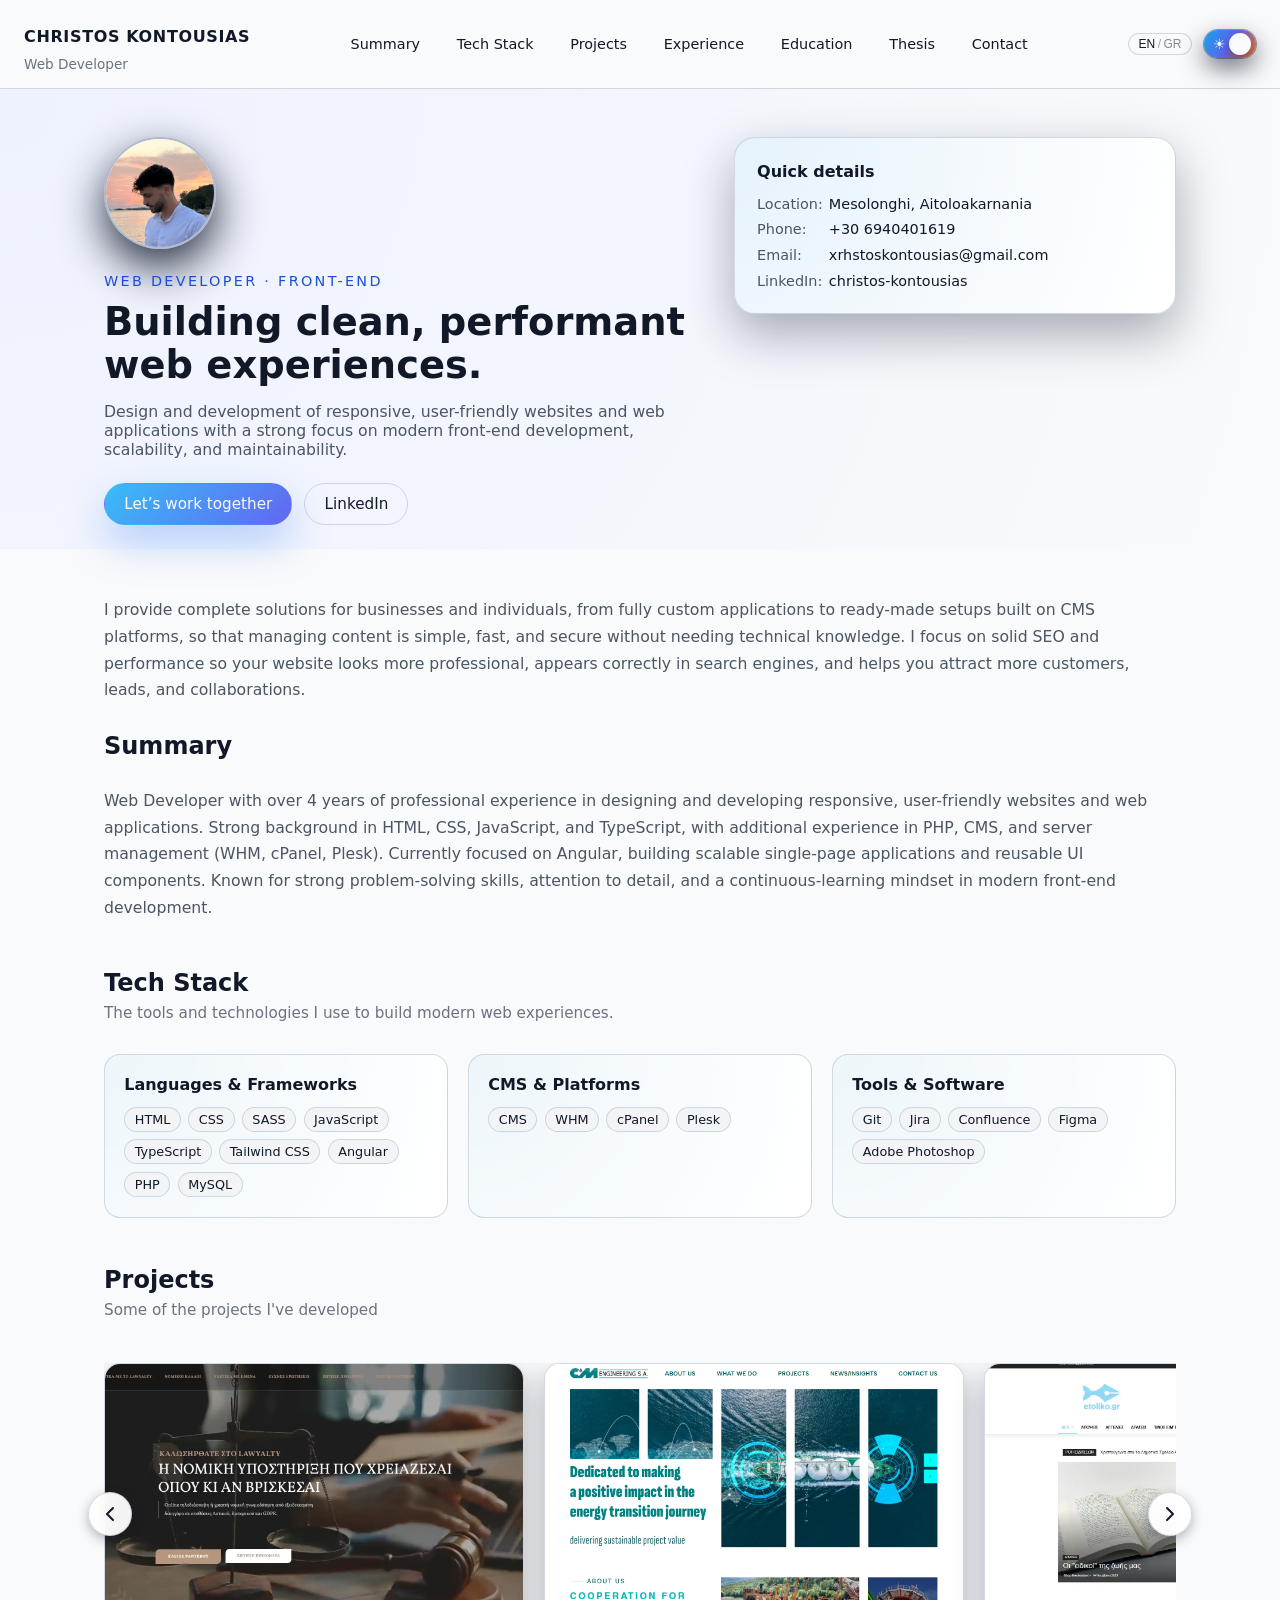
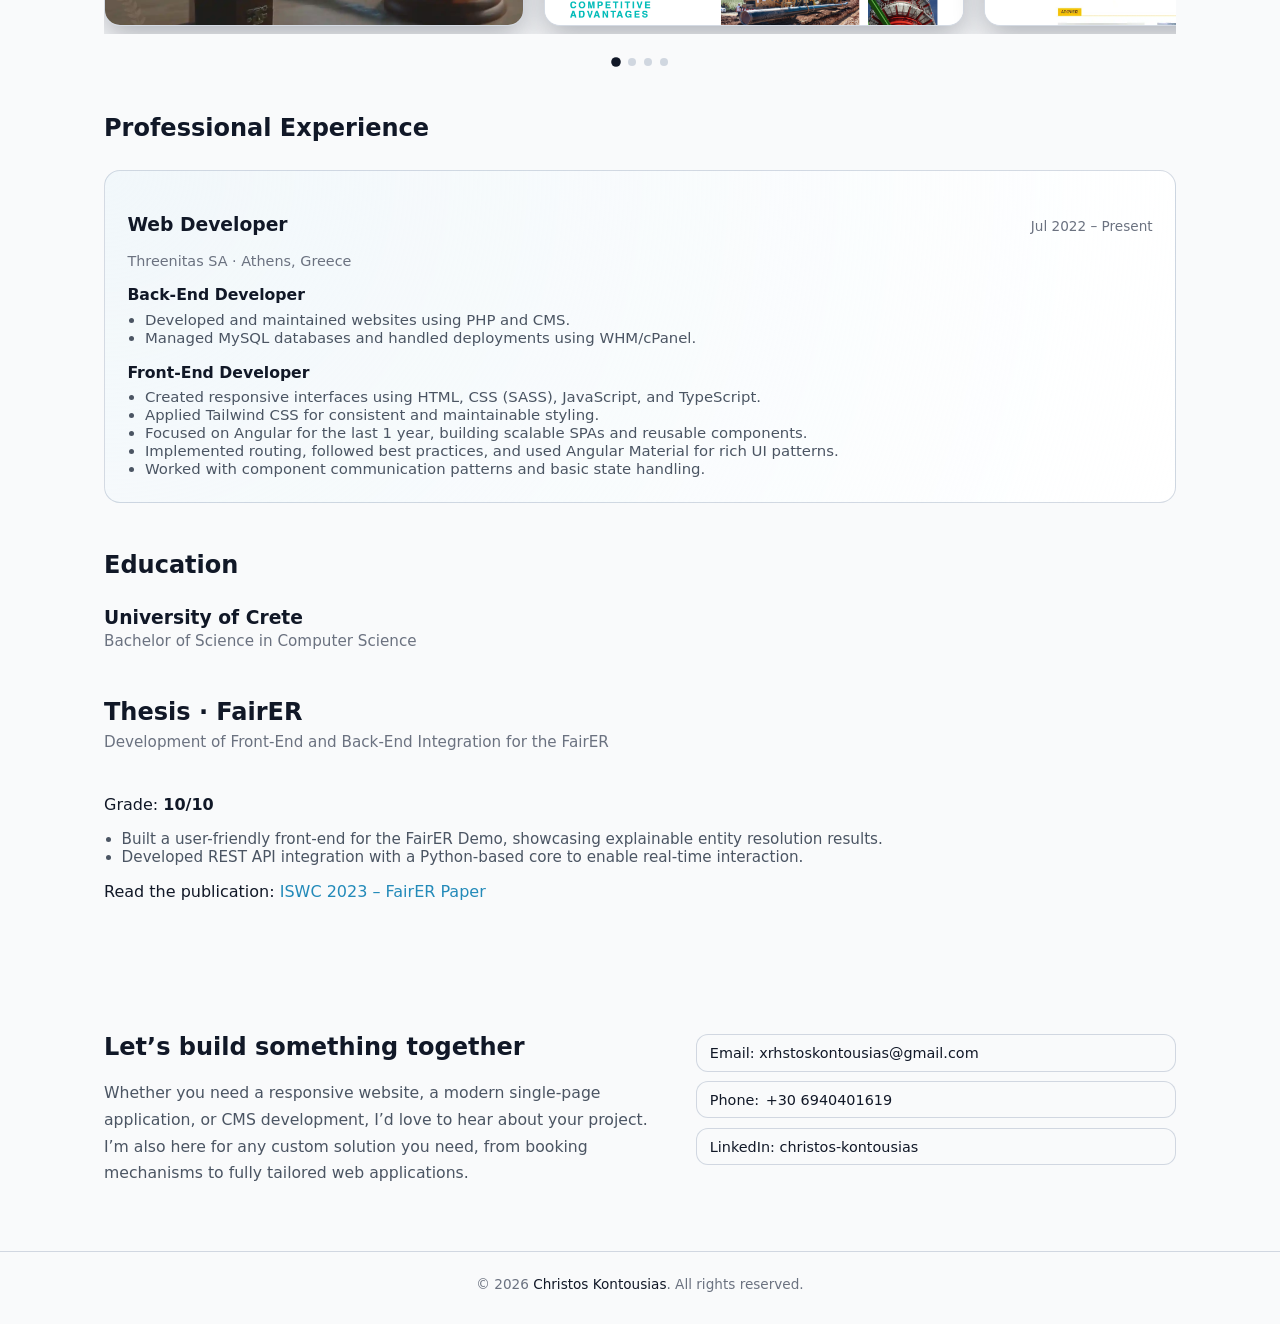
<file: index.html>
<!DOCTYPE html>
<html lang="en">
<head>
    <meta charset="utf-8">
    <meta http-equiv="X-UA-Compatible" content="IE=edge">
    <meta name="viewport" content="width=device-width, initial-scale=1.0">
    <title>Redirecting...</title>
    <script>
        (function() {
            const savedLang = localStorage.getItem('ck-lang');
            if (savedLang === 'el') {
                window.location.href = 'https://ckont.github.io/Chrsitos-Kontousias/el/';
                return;
            }
            
            const browserLang = navigator.language || navigator.userLanguage;
            const isGreek = browserLang.startsWith('el') || browserLang.startsWith('gr');
            
            const urlParams = new URLSearchParams(window.location.search);
            const langParam = urlParams.get('lang');
            
            if (langParam === 'el' || (langParam !== 'en' && isGreek)) {
                window.location.href = 'https://ckont.github.io/Chrsitos-Kontousias/el/';
            } else {
                window.location.href = 'https://ckont.github.io/Chrsitos-Kontousias/en/';
            }
        })();
    </script>
</head>
<body>
    <p>Redirecting to your preferred language...</p>
    <p>If you are not redirected, please <a href="https://ckont.github.io/Chrsitos-Kontousias/en/">click here</a>.</p>
</body>
</html>
</file>
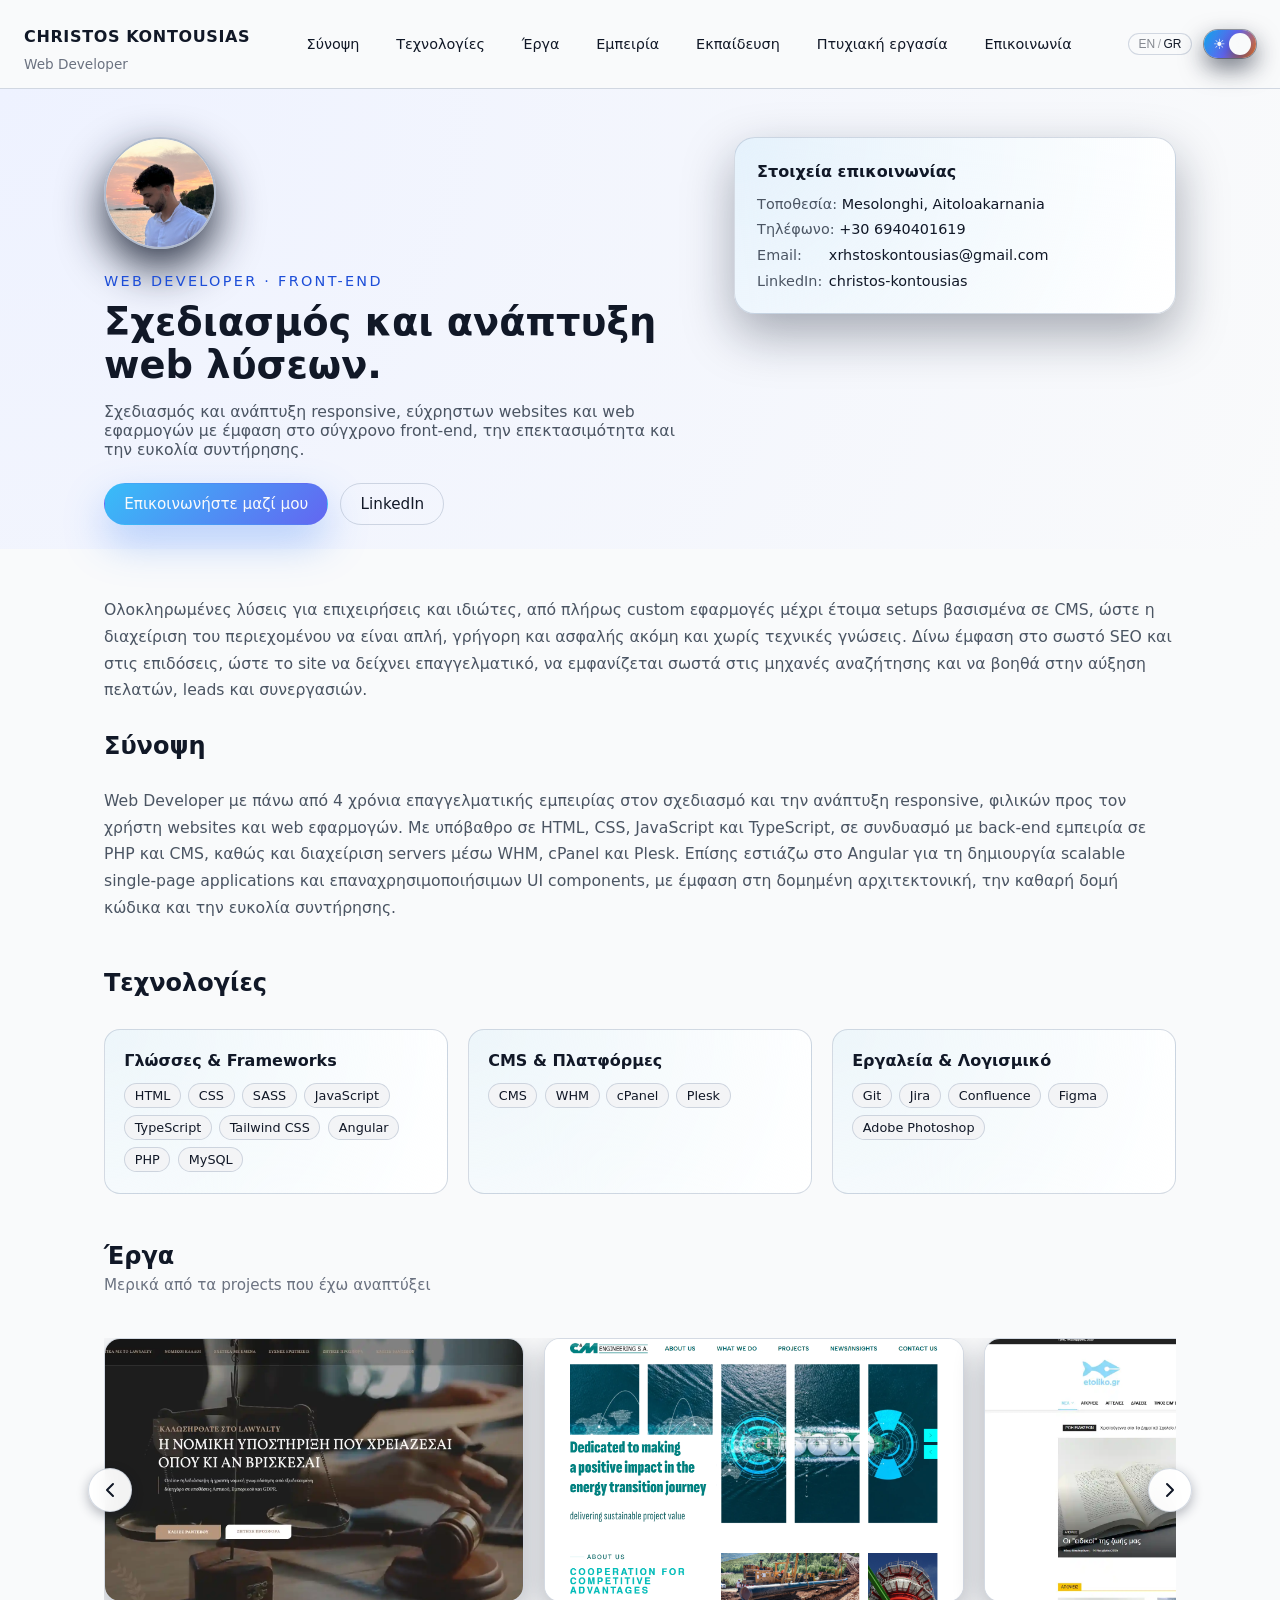
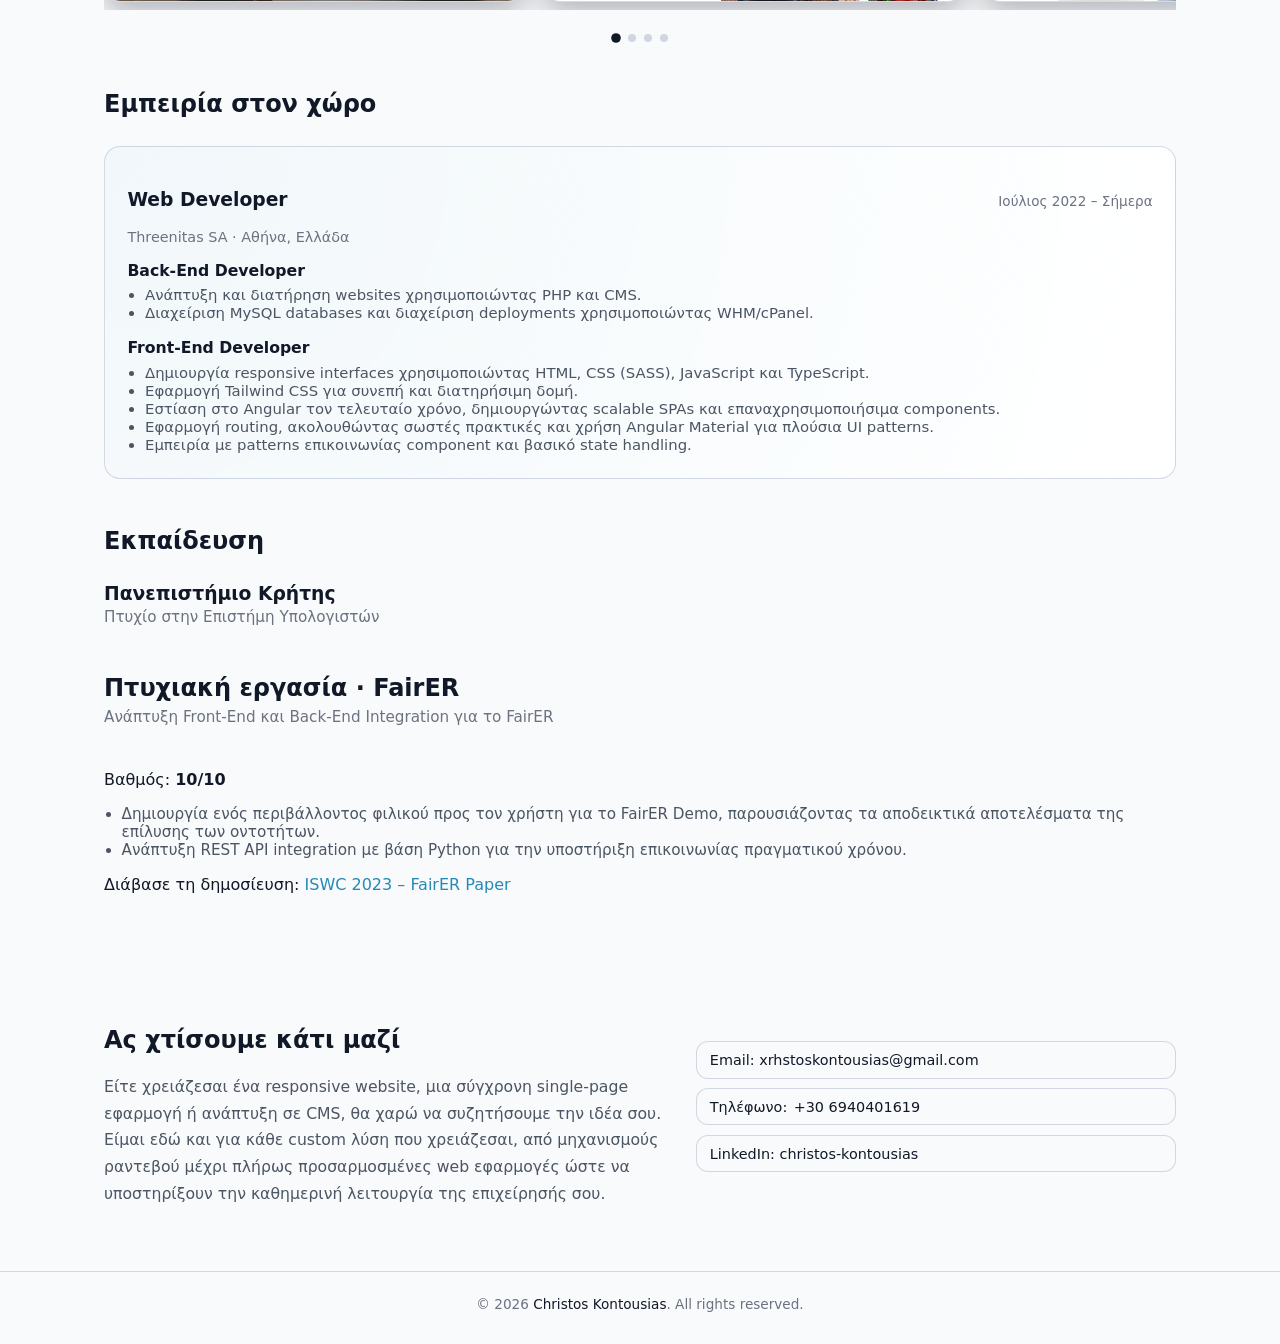
<file: el/index.html>
<!DOCTYPE html>
<html lang="el">
<head>
    <meta charset="utf-8">
    <meta http-equiv="X-UA-Compatible" content="IE=edge">
    <meta name="viewport" content="width=device-width, initial-scale=1.0">
    <link rel="icon" href="../favicon.ico">
    <title>Christos Kontousias | Web Developer</title>
    <link rel="stylesheet" href="../css/index.css">
    <link rel="alternate" hreflang="en" href="https://ckont.github.io/Chrsitos-Kontousias/en" />
    <link rel="alternate" hreflang="el" href="https://ckont.github.io/Chrsitos-Kontousias/el" />
    <link rel="alternate" hreflang="x-default" href="https://ckont.github.io/Chrsitos-Kontousias/en" />
</head>
<body class="theme-dark">
    <header class="site-header">
        <div class="container site-header__inner">
            <div class="site-header__branding">
                <div>
                    <h1 class="site-header__name">Christos Kontousias</h1>
                    <p class="site-header__role">Web Developer</p>
                </div>
            </div>
            <nav class="site-header__nav" id="primary-nav">
                <a href="#about">
<span>Σύνοψη</span>
                </a>
                <a href="#skills">
<span>Τεχνολογίες</span>
                </a>
                <a href="#projects">
<span>Έργα</span>
                </a>
                <a href="#experience">
<span>Εμπειρία</span>
                </a>
                <a href="#education">
<span>Εκπαίδευση</span>
                </a>
                <a href="#thesis">
<span>Πτυχιακή εργασία</span>
                </a>
                <a href="#contact">
<span>Eπικοινωνία</span>
                </a>
            </nav>
<div class="header-controls">
                <button class="lang-toggle" type="button" aria-label="Switch language between English and Greek">
                    <span class="lang-toggle__option lang-toggle__option--en">EN</span>
                    <span class="lang-toggle__separator">/</span>
                    <span class="lang-toggle__option lang-toggle__option--el">GR</span>
                </button>
<button class="theme-toggle" type="button" aria-label="Toggle light and dark mode">
                    <span class="theme-toggle__track">
                        <span class="theme-toggle__thumb"></span>
                        <span class="theme-toggle__icon theme-toggle__icon--sun">☀</span>
                        <span class="theme-toggle__icon theme-toggle__icon--moon">☾</span></span>
                </button>
                <button class="nav-toggle" type="button" aria-label="Toggle navigation" aria-expanded="false" aria-controls="primary-nav">
                    <span class="nav-toggle__line"></span>
                    <span class="nav-toggle__line"></span>
                </button>
            </div>
        </div>
    </header>
<main>
        <section class="hero" aria-labelledby="hero-title">
            <div class="container hero__inner">
                <div class="hero__content">
                    <div class="hero__avatar-wrapper">
                        <img src="../img/IMG_4726.jpg" alt="Portrait of Christos Kontousias" class="hero__avatar">
                    </div>
<p class="hero__eyebrow">Web Developer · Front-End </p>
<h2 class="hero__title">
                        Σχεδιασμός και ανάπτυξη web λύσεων.</h2>
<p class="hero__subtitle">
                        Σχεδιασμός και ανάπτυξη responsive, εύχρηστων websites και web εφαρμογών με έμφαση στο
                        σύγχρονο front‑end, την επεκτασιμότητα και την ευκολία συντήρησης.</p>
                    <div class="hero__actions">
                        <a class="btn btn--primary" href="#contact">
<span>Επικοινωνήστε μαζί μου</span>
                        </a>
                        <a class="btn btn--ghost" href="https://www.linkedin.com/in/christos-kontousias-50384416b" target="_blank" rel="noopener noreferrer">
<span>LinkedIn</span>
                        </a>
                    </div>
                </div>
                <aside class="hero__card interactive-spotlight" aria-label="Contact information">
                    <h3 class="hero__card-title">
<span>Στοιχεία επικοινωνίας</span>
                    </h3>
                    <ul class="hero__list">
                        <li>
                            <span class="label">
<span>Τοποθεσία:</span></span>
                            Mesolonghi, Aitoloakarnania
                        </li>
                        <li>
                            <span class="label">
<span>Τηλέφωνο:</span></span>
                            <a href="tel:+306940401619">+30 6940401619</a>
                        </li>
                        <li><span class="label">Email:</span> <a href="mailto:xrhstoskontousias@gmail.com">xrhstoskontousias@gmail.com</a></li>
                        <li><span class="label">LinkedIn:</span> <a href="https://www.linkedin.com/in/christos-kontousias-50384416b" target="_blank" rel="noopener noreferrer">christos-kontousias</a></li>
                    </ul>
                </aside>
            </div>
        </section>
<section id="about" class="section section--alt">
            <div class="container section__inner">
<p class="section__text">
                    Ολοκληρωμένες λύσεις για επιχειρήσεις και ιδιώτες, από πλήρως custom εφαρμογές μέχρι έτοιμα setups
                    βασισμένα σε CMS, ώστε η διαχείριση του περιεχομένου να είναι απλή, γρήγορη και ασφαλής ακόμη και χωρίς τεχνικές γνώσεις.
                    Δίνω έμφαση στο σωστό SEO και στις επιδόσεις, ώστε το site να δείχνει επαγγελματικό, να εμφανίζεται σωστά στις μηχανές
                    αναζήτησης και να βοηθά στην αύξηση πελατών, leads και συνεργασιών.</p>
                <header class="section__header">
<h2>Σύνοψη</h2>
                </header>
<p class="section__text">
                    Web Developer με πάνω από 4 χρόνια επαγγελματικής εμπειρίας στον σχεδιασμό και την ανάπτυξη responsive,
                    φιλικών προς τον χρήστη websites και web εφαρμογών. Με υπόβαθρο σε HTML, CSS, JavaScript και TypeScript,
                    σε συνδυασμό με back‑end εμπειρία σε PHP και CMS, καθώς και διαχείριση servers μέσω WHM, cPanel και Plesk.
                    Επίσης εστιάζω στο Angular για τη δημιουργία scalable single‑page applications και επαναχρησιμοποιήσιμων UI components,
                    με έμφαση στη δομημένη αρχιτεκτονική, την καθαρή δομή κώδικα και την ευκολία συντήρησης.</p>
            </div>
        </section>
<section id="skills" class="section">
            <div class="container section__inner section__inner--grid">
                <header class="section__header">
                    <h2>
<span>Τεχνολογίες</span></h2>
<p class="section__subtitle" style="display: none;"></p>
                </header>
<div class="cards-grid">
                    <article class="card interactive-spotlight">
<h3>Γλώσσες & Frameworks</h3>
                        <ul class="tags">
                            <li>HTML</li>
                            <li>CSS</li>
                            <li>SASS</li>
                            <li>JavaScript</li>
                            <li>TypeScript</li>
                            <li>Tailwind CSS</li>
                            <li>Angular</li>
                            <li>PHP</li>
                            <li>MySQL</li>
                        </ul>
                    </article>
<article class="card interactive-spotlight">
<h3>CMS & Πλατφόρμες</h3>
                        <ul class="tags">
                            <li>CMS</li>
                            <li>WHM</li>
                            <li>cPanel</li>
                            <li>Plesk</li>
                        </ul>
                    </article>
<article class="card interactive-spotlight">
<h3>Εργαλεία & Λογισμικό</h3>
                        <ul class="tags">
                            <li>Git</li>
                            <li>Jira</li>
                            <li>Confluence</li>
                            <li>Figma</li>
                            <li>Adobe Photoshop</li>
                        </ul>
                    </article>
                </div>
            </div>
        </section>
<section id="projects" class="section section--alt">
            <div class="container section__inner">
                <header class="section__header">
                    <h2>
<span>Έργα</span></h2>
                    <p class="section__subtitle">
<span>Μερικά από τα projects που έχω αναπτύξει</span></p>
                </header>
                <div class="projects-slider">
                    <div class="projects-slider__track" id="projects-track">
                        <div class="projects-slider__slide">
                            <a href="https://lawyalty.gr/" target="_blank" rel="noopener noreferrer" class="project-card interactive-spotlight">
                                <img src="../img/projects/lawyalty.gr.webp" alt="Lawyalty.gr" class="project-card__image">
                                <div class="project-card__overlay">
                                    <span class="project-card__title">lawyalty.gr</span>
                                </div>
                            </a>
                        </div>
                        <div class="projects-slider__slide">
                            <a href="https://cmengineering.gr/" target="_blank" rel="noopener noreferrer" class="project-card interactive-spotlight">
                                <img src="../img/projects/cm.png" alt="C&M Engineering" class="project-card__image">
                                <div class="project-card__overlay">
                                    <span class="project-card__title">cmengineering.gr</span>
                                </div>
                            </a>
                        </div>
                        <div class="projects-slider__slide">
                            <a href="https://etoliko.gr/" target="_blank" rel="noopener noreferrer" class="project-card interactive-spotlight">
                                <img src="../img/projects/etoliko.gr.webp" alt="Etoliko.gr" class="project-card__image">
                                <div class="project-card__overlay">
                                    <span class="project-card__title">etoliko.gr</span>
                                </div>
                            </a>
                        </div>
                        <div class="projects-slider__slide">
                            <a href="https://diapsychis.gr/" target="_blank" rel="noopener noreferrer" class="project-card interactive-spotlight">
                                <img src="../img/projects/diapsychis.gr.webp" alt="Diapsychis.gr" class="project-card__image">
                                <div class="project-card__overlay">
                                    <span class="project-card__title">diapsychis.gr</span>
                                </div>
                            </a>
                        </div>
                        <div class="projects-slider__slide">
                            <a href="https://jmyachtcharter.com/" target="_blank" rel="noopener noreferrer" class="project-card interactive-spotlight">
                                <img src="../img/projects/jmyachtcharter.com.webp" alt="JM Yacht Charter" class="project-card__image">
                                <div class="project-card__overlay">
                                    <span class="project-card__title">jmyachtcharter.com</span>
                                </div>
                            </a>
                        </div>
                        <div class="projects-slider__slide">
                            <a href="https://everyday.gr/" target="_blank" rel="noopener noreferrer" class="project-card interactive-spotlight">
                                <img src="../img/projects/everyday.gr.webp" alt="Everyday.gr" class="project-card__image">
                                <div class="project-card__overlay">
                                    <span class="project-card__title">everyday.gr</span>
                                </div>
                            </a>
                        </div>
                        <div class="projects-slider__slide">
                            <a href="https://www.xriselia.gr/" target="_blank" rel="noopener noreferrer" class="project-card interactive-spotlight">
                                <img src="../img/projects/xriselia.gr.webp" alt="Xriselia.gr" class="project-card__image">
                                <div class="project-card__overlay">
                                    <span class="project-card__title">xriselia.gr</span>
                                </div>
                            </a>
                        </div>
                        <div class="projects-slider__slide">
                            <a href="https://blinqme.com/" target="_blank" rel="noopener noreferrer" class="project-card interactive-spotlight">
                                <img src="../img/projects/blinqme.com.webp" alt="Blinqme.com" class="project-card__image">
                                <div class="project-card__overlay">
                                    <span class="project-card__title">blinqme.com</span>
                                </div>
                            </a>
                        </div>
                        <div class="projects-slider__slide">
                            <a href="https://empractis.com/" target="_blank" rel="noopener noreferrer" class="project-card interactive-spotlight">
                                <img src="../img/projects/empractis.com.webp" alt="Empractis.com" class="project-card__image">
                                <div class="project-card__overlay">
                                    <span class="project-card__title">empractis.com</span>
                                </div>
                            </a>
                        </div>
                        <div class="projects-slider__slide">
                            <a href="https://www.zampouris.gr/" target="_blank" rel="noopener noreferrer" class="project-card interactive-spotlight">
                                <img src="../img/projects/zampouris.gr.webp" alt="Zampouris.gr" class="project-card__image">
                                <div class="project-card__overlay">
                                    <span class="project-card__title">zampouris.gr</span>
                                </div>
                            </a>
                        </div>
                    </div>
                    <button class="projects-slider__btn projects-slider__btn--prev" aria-label="Previous project" type="button">
                        <svg width="24" height="24" viewBox="0 0 24 24" fill="none" stroke="currentColor" stroke-width="2" stroke-linecap="round" stroke-linejoin="round">
                            <path d="M15 18l-6-6 6-6"/>
                        </svg>
                    </button>
                    <button class="projects-slider__btn projects-slider__btn--next" aria-label="Next project" type="button">
                        <svg width="24" height="24" viewBox="0 0 24 24" fill="none" stroke="currentColor" stroke-width="2" stroke-linecap="round" stroke-linejoin="round">
                            <path d="M9 18l6-6-6-6"/>
                        </svg>
                    </button>
                    <div class="projects-slider__dots" id="projects-dots"></div>
                </div>
            </div>
        </section>
<section id="experience" class="section section--alt">
            <div class="container section__inner">
                <header class="section__header">
                    <h2>
<span>Εμπειρία στον χώρο</span></h2>
                </header>
<article class="timeline-item interactive-spotlight">
                    <div class="timeline-item__header">
                        <div>
                            <h3>Web Developer</h3>
                            <p class="timeline-item__meta">
                                <a href="https://threenitas.com/" target="_blank" rel="noopener noreferrer">Threenitas SA</a> ·

                                <span>Αθήνα, Ελλάδα</span></p>
                        </div>
                        <span class="timeline-item__date">
<span>Ιούλιος 2022 – Σήμερα</span></span>
                    </div>
<div class="timeline-item__body">
                        <h4>Back-End Developer</h4>
                        <ul>
<li>Ανάπτυξη και διατήρηση websites χρησιμοποιώντας PHP και CMS.</li>
<li>Διαχείριση MySQL databases και διαχείριση deployments χρησιμοποιώντας WHM/cPanel.</li>
                        </ul>
<h4>Front-End Developer</h4>
                        <ul>
<li>Δημιουργία responsive interfaces χρησιμοποιώντας HTML, CSS (SASS), JavaScript και TypeScript.</li>
<li>Εφαρμογή Tailwind CSS για συνεπή και διατηρήσιμη δομή.</li>
<li>Εστίαση στο Angular τον τελευταίο χρόνο, δημιουργώντας scalable SPAs και επαναχρησιμοποιήσιμα components.</li>
<li>Εφαρμογή routing, ακολουθώντας σωστές πρακτικές και χρήση Angular Material για πλούσια UI patterns.</li>
<li>Εμπειρία με patterns επικοινωνίας component και βασικό state handling.</li>
                        </ul>
                    </div>
                </article>
            </div>
        </section>
<section id="education" class="section">
            <div class="container section__inner">
                <header class="section__header">
                    <h2>
<span>Εκπαίδευση</span></h2>
                </header>
<article class="education-item">
                    <h3>
<span>Πανεπιστήμιο Κρήτης</span>
                    </h3>
                    <p class="education-item__meta">
<span>Πτυχίο στην Επιστήμη Υπολογιστών</span></p>
                </article>
            </div>
        </section>
<section id="thesis" class="section section--alt">
            <div class="container section__inner">
                <header class="section__header">
                    <h2>
<span>Πτυχιακή εργασία · FairER</span></h2>
                    <p class="section__subtitle">
<span>Ανάπτυξη Front-End και Back-End Integration για το FairER</span></p>
                </header>
<div class="thesis">
                    <p>
<span>Βαθμός:</span>
                        <strong>10/10</strong></p>
                    <ul>
<li>Δημιουργία ενός περιβάλλοντος φιλικού προς τον χρήστη για το FairER Demo, παρουσιάζοντας τα αποδεικτικά αποτελέσματα της επίλυσης των οντοτήτων.</li>
<li>Ανάπτυξη REST API integration με βάση Python για την υποστήριξη επικοινωνίας πραγματικού χρόνου.</li>
                    </ul>
                    <p>
<span>Διάβασε τη δημοσίευση:</span>
                        <a href="https://hozo.jp/ISWC2023_PD-Industry-proc/ISWC2023_paper_407.pdf" target="_blank" rel="noopener noreferrer">
                            ISWC 2023 – FairER Paper
                        </a></p>
                </div>
            </div>
        </section>
<section id="contact" class="section section--accent">
            <div class="container section__inner section__inner--split">
                <div>
<h2>Ας χτίσουμε κάτι μαζί</h2>
<p class="section__text">
                        Είτε χρειάζεσαι ένα responsive website, μια σύγχρονη single‑page εφαρμογή ή ανάπτυξη σε CMS,
                        θα χαρώ να συζητήσουμε την ιδέα σου. Είμαι εδώ και για κάθε custom λύση που χρειάζεσαι, από μηχανισμούς ραντεβού
                        μέχρι πλήρως προσαρμοσμένες web εφαρμογές ώστε να υποστηρίξουν την καθημερινή λειτουργία της επιχείρησής σου.</p>
                </div>
                <div class="contact-links">
                    <a class="contact-links__item" href="mailto:xrhstoskontousias@gmail.com">
                        Email: xrhstoskontousias@gmail.com
                    </a>
                    <a class="contact-links__item" href="tel:+306940401619">
<span>Τηλέφωνο:</span>
                        +30 6940401619
                    </a>
                    <a class="contact-links__item" href="https://www.linkedin.com/in/christos-kontousias-50384416b" target="_blank" rel="noopener noreferrer">
                        LinkedIn: christos-kontousias
                    </a>
                </div>
            </div>
        </section>
    </main>
<div class="image-modal" data-modal="avatar" aria-hidden="true">
        <div class="image-modal__backdrop" data-modal-close></div>
        <div class="image-modal__dialog" role="dialog" aria-modal="true" aria-label="Portrait of Christos Kontousias">
            <img src="../img/IMG_4726.jpg" alt="Portrait of Christos Kontousias" class="image-modal__img">
        </div>
    </div>
<footer class="site-footer">
        <div class="container">
            <p>© 2026 <a href="https://www.linkedin.com/in/christos-kontousias-50384416b" target="_blank" rel="noopener noreferrer">Christos Kontousias</a>. All rights reserved.</p>
        </div>
    </footer>
<script type="module" src="../js/index.js" defer></script>
</body>
</html>
</file>
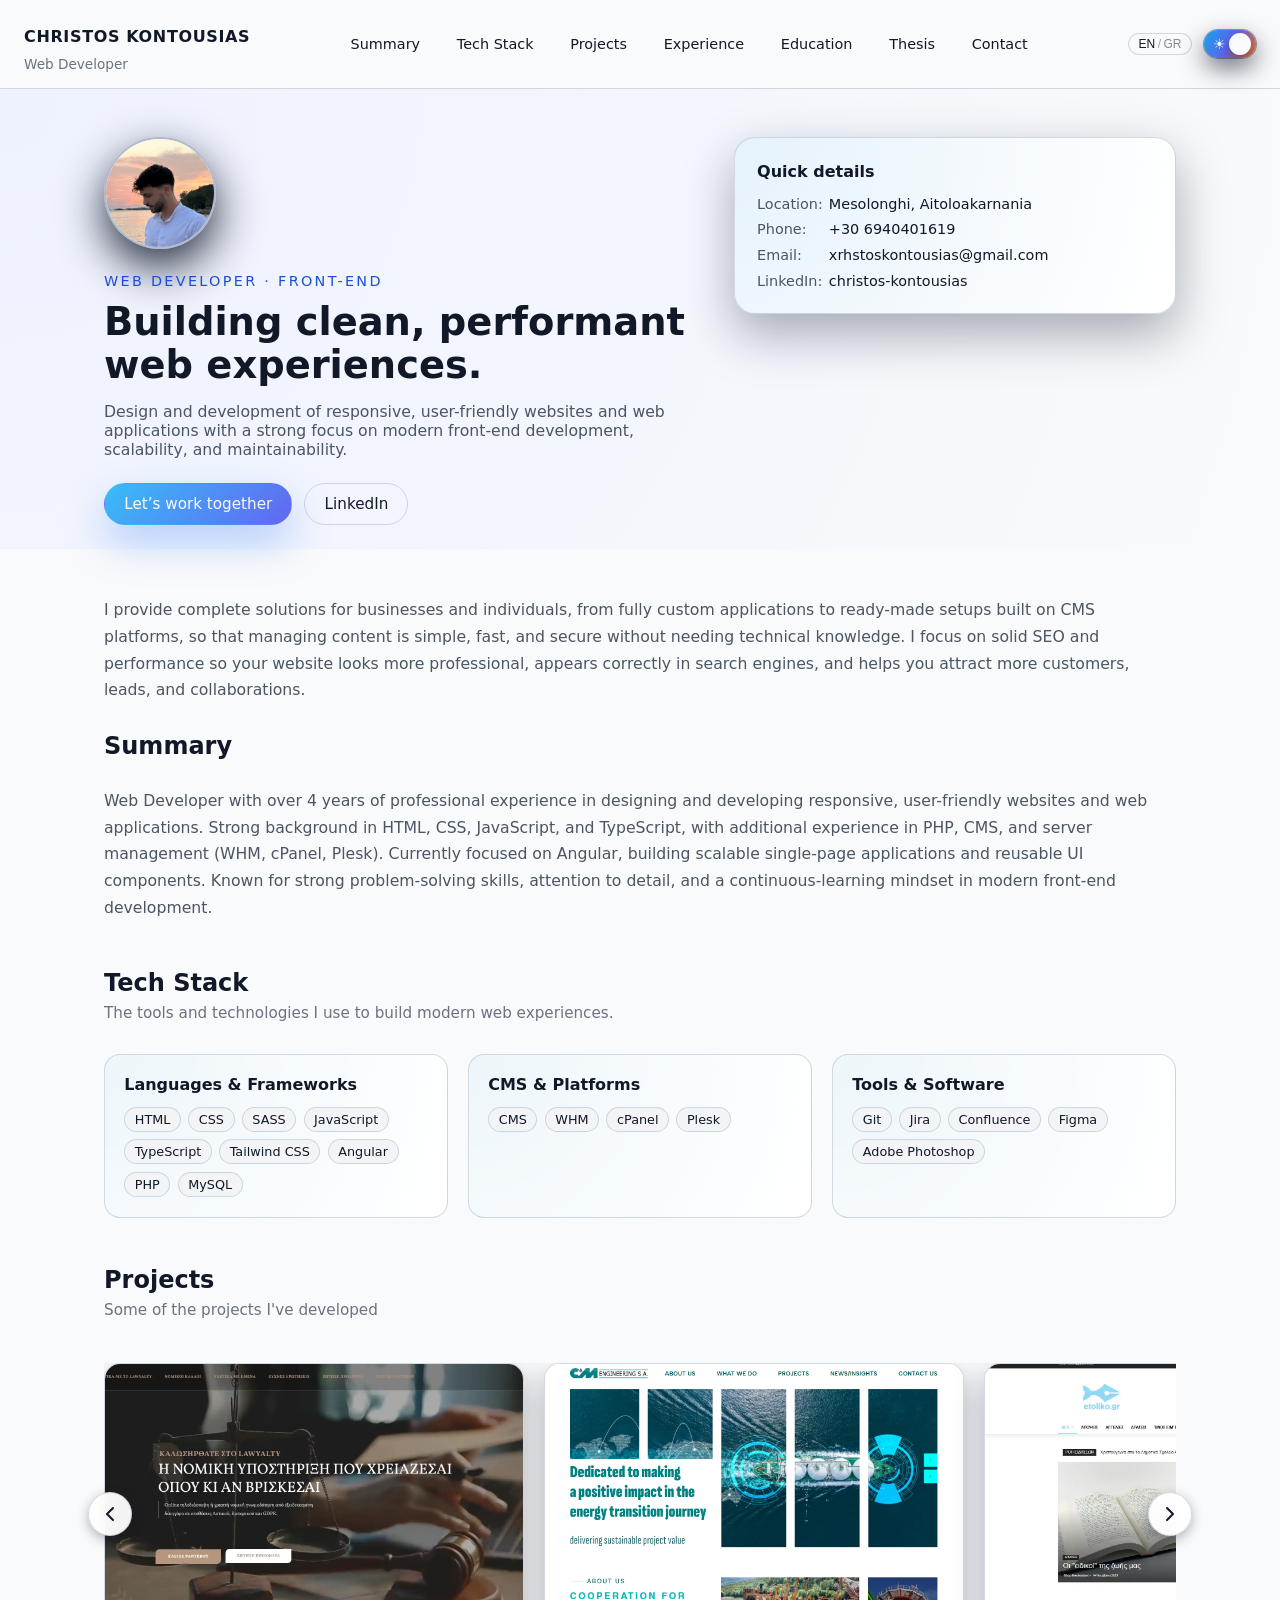
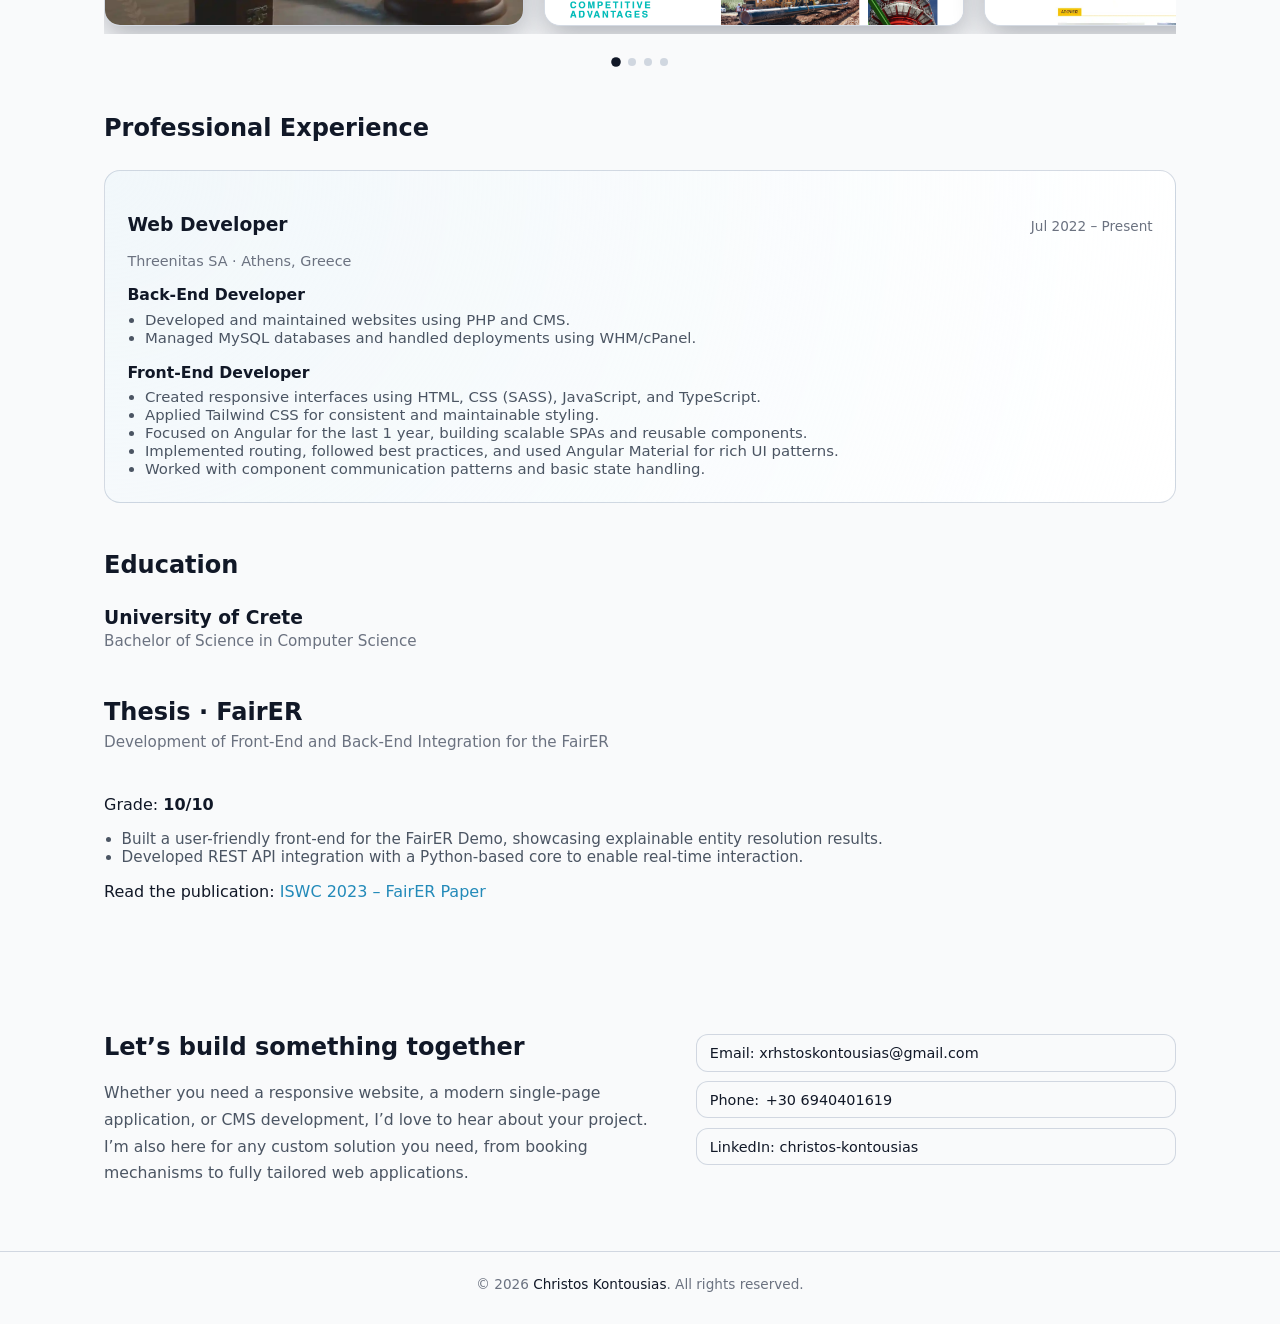
<file: en/index.html>
<!DOCTYPE html>
<html lang="en">
<head>
    <meta charset="utf-8">
    <meta http-equiv="X-UA-Compatible" content="IE=edge">
    <meta name="viewport" content="width=device-width, initial-scale=1.0">
    <link rel="icon" href="../favicon.ico">
<title>Christos Kontousias | Web Developer Portfolio</title>
    <link rel="stylesheet" href="../css/index.css">
    <link rel="alternate" hreflang="en" href="https://ckont.github.io/Chrsitos-Kontousias/en/" />
    <link rel="alternate" hreflang="el" href="https://ckont.github.io/Chrsitos-Kontousias/el/" />
    <link rel="alternate" hreflang="x-default" href="https://ckont.github.io/Chrsitos-Kontousias/en/" />
</head>
<body class="theme-dark">
    <header class="site-header">
        <div class="container site-header__inner">
            <div class="site-header__branding">
                <div>
                    <h1 class="site-header__name">Christos Kontousias</h1>
                    <p class="site-header__role">Web Developer</p>
                </div>
            </div>
            <nav class="site-header__nav" id="primary-nav">
                <a href="#about">
                    <span>Summary</span>
</a>
                <a href="#skills">
                    <span>Tech Stack</span>
</a>
                <a href="#projects">
                    <span>Projects</span>
</a>
                <a href="#experience">
                    <span>Experience</span>
</a>
                <a href="#education">
                    <span>Education</span>
</a>
                <a href="#thesis">
                    <span>Thesis</span>
</a>
                <a href="#contact">
                    <span>Contact</span>
</a>
            </nav>
<div class="header-controls">
                <button class="lang-toggle" type="button" aria-label="Switch language between English and Greek">
                    <span class="lang-toggle__option lang-toggle__option--en">EN</span>
                    <span class="lang-toggle__separator">/</span>
                    <span class="lang-toggle__option lang-toggle__option--el">GR</span>
                </button>
<button class="theme-toggle" type="button" aria-label="Toggle light and dark mode">
                    <span class="theme-toggle__track">
                        <span class="theme-toggle__thumb"></span>
                        <span class="theme-toggle__icon theme-toggle__icon--sun">☀</span>
                        <span class="theme-toggle__icon theme-toggle__icon--moon">☾</span></span>
                </button>
                <button class="nav-toggle" type="button" aria-label="Toggle navigation" aria-expanded="false" aria-controls="primary-nav">
                    <span class="nav-toggle__line"></span>
                    <span class="nav-toggle__line"></span>
                </button>
            </div>
        </div>
    </header>
<main>
        <section class="hero" aria-labelledby="hero-title">
            <div class="container hero__inner">
                <div class="hero__content">
                    <div class="hero__avatar-wrapper">
                        <img src="../img/IMG_4726.jpg" alt="Portrait of Christos Kontousias" class="hero__avatar">
                    </div>
                    <p class="hero__eyebrow">Web Developer · Front-End </p>
<h2 id="hero-title" class="hero__title">
                        Building clean, performant web experiences.</h2>
<p class="hero__subtitle">
                        Design and development of responsive, user-friendly websites and web applications with
                        a strong focus on modern front-end development, scalability, and maintainability.</p>
<div class="hero__actions">
                        <a class="btn btn--primary" href="#contact">
                            <span>Let’s work together</span>
</a>
                        <a class="btn btn--ghost" href="https://www.linkedin.com/in/christos-kontousias-50384416b" target="_blank" rel="noopener noreferrer">
                            <span>LinkedIn</span>
</a>
                    </div>
                </div>
                <aside class="hero__card interactive-spotlight" aria-label="Contact information">
                    <h3 class="hero__card-title">
                        <span>Quick details</span>
</h3>
                    <ul class="hero__list">
                        <li>
                            <span class="label">
                                <span>Location:</span></span>
                            Mesolonghi, Aitoloakarnania 
                        </li>
                        <li>
                            <span class="label">
                                <span>Phone:</span></span>
                            <a href="tel:+306940401619">+30 6940401619</a>
                        </li>
                        <li><span class="label">Email:</span> <a href="mailto:xrhstoskontousias@gmail.com">xrhstoskontousias@gmail.com</a></li>
                        <li><span class="label">LinkedIn:</span> <a href="https://www.linkedin.com/in/christos-kontousias-50384416b" target="_blank" rel="noopener noreferrer">christos-kontousias</a></li>
                    </ul>
                </aside>
            </div>
        </section>
<section id="about" class="section section--alt">
            <div class="container section__inner">
                <p class="section__text">
                    I provide complete solutions for businesses and individuals, from fully custom applications to ready-made setups
                    built on CMS platforms, so that managing content is simple, fast, and secure without needing technical knowledge.
                    I focus on solid SEO and performance so your website looks more professional, appears correctly in search engines,
                    and helps you attract more customers, leads, and collaborations.</p>
<header class="section__header">
                    <h2>Summary</h2>
</header>
                <p class="section__text">
                    Web Developer with over 4 years of professional experience in designing and developing responsive, user-friendly websites and web applications. Strong background in HTML, CSS, JavaScript, and TypeScript, with additional experience in PHP, CMS, and server management (WHM, cPanel, Plesk). Currently focused on Angular, building scalable single-page applications and reusable UI components. Known for strong problem-solving skills, attention to detail, and a continuous-learning mindset in modern front-end development.</p>
</div>
        </section>
<section id="skills" class="section">
            <div class="container section__inner section__inner--grid">
                <header class="section__header">
                    <h2>
                        <span>Tech Stack</span></h2>
                    <p class="section__subtitle">
                        The tools and technologies I use to build modern web experiences.</p>
</header>
<div class="cards-grid">
                    <article class="card interactive-spotlight">
                        <h3>Languages & Frameworks</h3>
<ul class="tags">
                            <li>HTML</li>
                            <li>CSS</li>
                            <li>SASS</li>
                            <li>JavaScript</li>
                            <li>TypeScript</li>
                            <li>Tailwind CSS</li>
                            <li>Angular</li>
                            <li>PHP</li>
                            <li>MySQL</li>
                        </ul>
                    </article>
<article class="card interactive-spotlight">
                        <h3>CMS & Platforms</h3>
<ul class="tags">
                            <li>CMS</li>
                            <li>WHM</li>
                            <li>cPanel</li>
                            <li>Plesk</li>
                        </ul>
                    </article>
<article class="card interactive-spotlight">
                        <h3>Tools & Software</h3>
<ul class="tags">
                            <li>Git</li>
                            <li>Jira</li>
                            <li>Confluence</li>
                            <li>Figma</li>
                            <li>Adobe Photoshop</li>
                        </ul>
                    </article>
                </div>
            </div>
        </section>
<section id="projects" class="section section--alt">
            <div class="container section__inner">
                <header class="section__header">
                    <h2>
                        <span>Projects</span></h2>
                    <p class="section__subtitle">
                        <span>Some of the projects I've developed</span></p>
                </header>
                <div class="projects-slider">
                    <div class="projects-slider__track" id="projects-track">
                        <div class="projects-slider__slide">
                            <a href="https://lawyalty.gr/" target="_blank" rel="noopener noreferrer" class="project-card interactive-spotlight">
                                <img src="../img/projects/lawyalty.gr.webp" alt="Lawyalty.gr" class="project-card__image">
                                <div class="project-card__overlay">
                                    <span class="project-card__title">lawyalty.gr</span>
                                </div>
                            </a>
                        </div>
                        <div class="projects-slider__slide">
                            <a href="https://cmengineering.gr/" target="_blank" rel="noopener noreferrer" class="project-card interactive-spotlight">
                                <img src="../img/projects/cm.png" alt="C&M Engineering" class="project-card__image">
                                <div class="project-card__overlay">
                                    <span class="project-card__title">cmengineering.gr</span>
                                </div>
                            </a>
                        </div>
                        <div class="projects-slider__slide">
                            <a href="https://etoliko.gr/" target="_blank" rel="noopener noreferrer" class="project-card interactive-spotlight">
                                <img src="../img/projects/etoliko.gr.webp" alt="Etoliko.gr" class="project-card__image">
                                <div class="project-card__overlay">
                                    <span class="project-card__title">etoliko.gr</span>
                                </div>
                            </a>
                        </div>
                        <div class="projects-slider__slide">
                            <a href="https://diapsychis.gr/" target="_blank" rel="noopener noreferrer" class="project-card interactive-spotlight">
                                <img src="../img/projects/diapsychis.gr.webp" alt="Diapsychis.gr" class="project-card__image">
                                <div class="project-card__overlay">
                                    <span class="project-card__title">diapsychis.gr</span>
                                </div>
                            </a>
                        </div>
                        <div class="projects-slider__slide">
                            <a href="https://jmyachtcharter.com/" target="_blank" rel="noopener noreferrer" class="project-card interactive-spotlight">
                                <img src="../img/projects/jmyachtcharter.com.webp" alt="JM Yacht Charter" class="project-card__image">
                                <div class="project-card__overlay">
                                    <span class="project-card__title">jmyachtcharter.com</span>
                                </div>
                            </a>
                        </div>
                        <div class="projects-slider__slide">
                            <a href="https://everyday.gr/" target="_blank" rel="noopener noreferrer" class="project-card interactive-spotlight">
                                <img src="../img/projects/everyday.gr.webp" alt="Everyday.gr" class="project-card__image">
                                <div class="project-card__overlay">
                                    <span class="project-card__title">everyday.gr</span>
                                </div>
                            </a>
                        </div>
                        <div class="projects-slider__slide">
                            <a href="https://www.xriselia.gr/" target="_blank" rel="noopener noreferrer" class="project-card interactive-spotlight">
                                <img src="../img/projects/xriselia.gr.webp" alt="Xriselia.gr" class="project-card__image">
                                <div class="project-card__overlay">
                                    <span class="project-card__title">xriselia.gr</span>
                                </div>
                            </a>
                        </div>
                        <div class="projects-slider__slide">
                            <a href="https://blinqme.com/" target="_blank" rel="noopener noreferrer" class="project-card interactive-spotlight">
                                <img src="../img/projects/blinqme.com.webp" alt="Blinqme.com" class="project-card__image">
                                <div class="project-card__overlay">
                                    <span class="project-card__title">blinqme.com</span>
                                </div>
                            </a>
                        </div>
                        <div class="projects-slider__slide">
                            <a href="https://empractis.com/" target="_blank" rel="noopener noreferrer" class="project-card interactive-spotlight">
                                <img src="../img/projects/empractis.com.webp" alt="Empractis.com" class="project-card__image">
                                <div class="project-card__overlay">
                                    <span class="project-card__title">empractis.com</span>
                                </div>
                            </a>
                        </div>
                        <div class="projects-slider__slide">
                            <a href="https://www.zampouris.gr/" target="_blank" rel="noopener noreferrer" class="project-card interactive-spotlight">
                                <img src="../img/projects/zampouris.gr.webp" alt="Zampouris.gr" class="project-card__image">
                                <div class="project-card__overlay">
                                    <span class="project-card__title">zampouris.gr</span>
                                </div>
                            </a>
                        </div>
                    </div>
                    <button class="projects-slider__btn projects-slider__btn--prev" aria-label="Previous project" type="button">
                        <svg width="24" height="24" viewBox="0 0 24 24" fill="none" stroke="currentColor" stroke-width="2" stroke-linecap="round" stroke-linejoin="round">
                            <path d="M15 18l-6-6 6-6"/>
                        </svg>
                    </button>
                    <button class="projects-slider__btn projects-slider__btn--next" aria-label="Next project" type="button">
                        <svg width="24" height="24" viewBox="0 0 24 24" fill="none" stroke="currentColor" stroke-width="2" stroke-linecap="round" stroke-linejoin="round">
                            <path d="M9 18l6-6-6-6"/>
                        </svg>
                    </button>
                    <div class="projects-slider__dots" id="projects-dots"></div>
                </div>
            </div>
        </section>
<section id="experience" class="section section--alt">
            <div class="container section__inner">
                <header class="section__header">
                    <h2>
                        <span>Professional Experience</span></h2>
                </header>
<article class="timeline-item interactive-spotlight">
                    <div class="timeline-item__header">
                        <div>
                            <h3>Web Developer</h3>
                            <p class="timeline-item__meta">
                                <a href="https://threenitas.com/" target="_blank" rel="noopener noreferrer">Threenitas SA</a> ·
                                <span>Athens, Greece</span></p>
                        </div>
                        <span class="timeline-item__date">
                            <span>Jul 2022 – Present</span></span>
                    </div>
<div class="timeline-item__body">
                        <h4>Back-End Developer</h4>
                        <ul>
                            <li>Developed and maintained websites using PHP and CMS.</li>
<li>Managed MySQL databases and handled deployments using WHM/cPanel.</li>
</ul>
<h4>Front-End Developer</h4>
                        <ul>
                            <li>Created responsive interfaces using HTML, CSS (SASS), JavaScript, and TypeScript.</li>
<li>Applied Tailwind CSS for consistent and maintainable styling.</li>
<li>Focused on Angular for the last 1 year, building scalable SPAs and reusable components.</li>
<li>Implemented routing, followed best practices, and used Angular Material for rich UI patterns.</li>
<li>Worked with component communication patterns and basic state handling.</li>
</ul>
                    </div>
                </article>
            </div>
        </section>
<section id="education" class="section">
            <div class="container section__inner">
                <header class="section__header">
                    <h2>
                        <span>Education</span></h2>
                </header>
<article class="education-item">
                    <h3>
                        <span>University of Crete</span>
</h3>
                    <p class="education-item__meta">
                        <span>Bachelor of Science in Computer Science</span></p>
                </article>
            </div>
        </section>
<section id="thesis" class="section section--alt">
            <div class="container section__inner">
                <header class="section__header">
                    <h2>
                        <span>Thesis · FairER</span></h2>
                    <p class="section__subtitle">
                        <span>Development of Front-End and Back-End Integration for the FairER</span></p>
                </header>
<div class="thesis">
                    <p>
                        <span>Grade:</span>
<strong>10/10</strong></p>
                    <ul>
                        <li>Built a user-friendly front-end for the FairER Demo, showcasing explainable entity resolution results.</li>
<li>Developed REST API integration with a Python-based core to enable real-time interaction.</li>
</ul>
                    <p>
                        <span>Read the publication:</span>
<a href="https://hozo.jp/ISWC2023_PD-Industry-proc/ISWC2023_paper_407.pdf" target="_blank" rel="noopener noreferrer">
                            ISWC 2023 – FairER Paper
                        </a></p>
                </div>
            </div>
        </section>
<section id="contact" class="section section--accent">
            <div class="container section__inner section__inner--split">
                <div>
                    <h2>Let’s build something together</h2>
<p class="section__text">
                        Whether you need a responsive website, a modern single-page application, or CMS development,
                        I’d love to hear about your project. I’m also here for any custom solution you need, from booking mechanisms to fully tailored web applications.</p>
</div>
                <div class="contact-links">
                    <a class="contact-links__item" href="mailto:xrhstoskontousias@gmail.com">
                        Email: xrhstoskontousias@gmail.com
                    </a>
                    <a class="contact-links__item" href="tel:+306940401619">
                        <span>Phone:</span>

                        +30 6940401619
                    </a>
                    <a class="contact-links__item" href="https://www.linkedin.com/in/christos-kontousias-50384416b" target="_blank" rel="noopener noreferrer">
                        LinkedIn: christos-kontousias
                    </a>
                </div>
            </div>
        </section>
    </main>
<div class="image-modal" data-modal="avatar" aria-hidden="true">
        <div class="image-modal__backdrop" data-modal-close></div>
        <div class="image-modal__dialog" role="dialog" aria-modal="true" aria-label="Portrait of Christos Kontousias">
            <img src="../img/IMG_4726.jpg" alt="Portrait of Christos Kontousias" class="image-modal__img">
        </div>
    </div>
<footer class="site-footer">
        <div class="container">
            <p>© 2026 <a href="https://www.linkedin.com/in/christos-kontousias-50384416b" target="_blank" rel="noopener noreferrer">Christos Kontousias</a>. All rights reserved.</p>
        </div>
    </footer>
<script type="module" src="../js/index.js" defer></script>
</body>
</html>
</file>
<file: css/index.css>
*,
*::before,
*::after {
  -webkit-box-sizing: border-box;
          box-sizing: border-box;
}

:root {
  --color-bg-body: #020617;
  --color-bg-surface: #020617;
  --color-bg-alt: #020617;
  --color-header-bg: rgba(15, 23, 42, 0.92);
  --color-hero-gradient-start: #0f172a;
  --color-hero-gradient-end: #020617;
  --color-card-surface: rgba(15, 23, 42, 0.96);
  --color-text-main: #e5e7eb;
  --color-text-strong: #e5e7eb;
  --color-text-muted: #9ca3af;
  --color-text-softer: #cbd5f5;
  --color-border-soft: rgba(148, 163, 184, 0.35);
  --color-border-strong: rgba(148, 163, 184, 0.7);
  --color-pill-bg: rgba(15, 23, 42, 0.9);
  --color-pill-hover: rgba(148, 163, 184, 0.2);
  --color-contact-bg: rgba(15, 23, 42, 0.85);
  --color-contact-hover-bg: rgba(15, 23, 42, 1);
  --color-footer-bg: #020617;
  --color-footer-text: #6b7280;
  --color-accent-start: #0b1120;
  --color-accent-end: #1d2537;
  --color-accent-text: #f9fafb;
}

body.theme-light {
  --color-bg-body: #f9fafb;
  --color-bg-surface: #f9fafb;
  --color-bg-alt: #f9fafb;
  --color-header-bg: rgba(249, 250, 251, 0.9);
  --color-hero-gradient-start: #eef2ff;
  --color-hero-gradient-end: #f9fafb;
  --color-card-surface: #ffffff;
  --color-text-main: #111827;
  --color-text-strong: #111827;
  --color-text-muted: #6b7280;
  --color-text-softer: #4b5563;
  --color-border-soft: rgba(148, 163, 184, 0.4);
  --color-border-strong: rgba(107, 114, 128, 0.8);
  --color-pill-bg: #f3f4f6;
  --color-pill-hover: rgba(148, 163, 184, 0.18);
  --color-contact-bg: #f9fafb;
  --color-contact-hover-bg: #f3f4f6;
  --color-footer-bg: #f9fafb;
  --color-footer-text: #6b7280;
  --color-accent-start: #f9fafb;
  --color-accent-end: #f9fafb;
  --color-accent-text: #111827;
}

html {
  scroll-behavior: smooth;
}

body {
  margin: 0;
  font-family: system-ui, -apple-system, BlinkMacSystemFont, "Segoe UI", sans-serif;
  background: var(--color-bg-body);
  color: var(--color-text-main);
  -webkit-transition: color 0.25s ease;
  transition: color 0.25s ease;
}

body.modal-open {
  overflow: hidden;
}

@-webkit-keyframes fadeIn {
  from {
    opacity: 0;
  }
  to {
    opacity: 1;
  }
}

@keyframes fadeIn {
  from {
    opacity: 0;
  }
  to {
    opacity: 1;
  }
}
.scroll-animate {
  opacity: 0;
  will-change: opacity;
}

.scroll-animate.animated {
  -webkit-animation: fadeIn 0.6s ease-out forwards;
          animation: fadeIn 0.6s ease-out forwards;
}

.scroll-animate[style*="--animation-delay"].animated {
  -webkit-animation-delay: var(--animation-delay, 0s);
          animation-delay: var(--animation-delay, 0s);
}

.hero__content {
  opacity: 0;
  -webkit-animation: fadeIn 0.8s ease-out 0.2s forwards;
          animation: fadeIn 0.8s ease-out 0.2s forwards;
}

.hero__card {
  opacity: 0;
  -webkit-animation: fadeIn 0.8s ease-out 0.4s forwards;
          animation: fadeIn 0.8s ease-out 0.4s forwards;
}

.hero.scroll-animate {
  opacity: 1;
  will-change: auto;
  -webkit-animation: none;
          animation: none;
}

.hero .scroll-animate {
  opacity: 1;
  will-change: auto;
  -webkit-animation: none;
          animation: none;
}

@media (prefers-reduced-motion: reduce) {
  .scroll-animate {
    opacity: 1;
    -webkit-animation: none;
            animation: none;
    will-change: auto;
  }
}
.container {
  width: 100%;
  max-width: 1120px;
  margin: 0 auto;
  padding-inline: 1.5rem;
}

.site-header {
  position: sticky;
  top: 0;
  z-index: 10;
  backdrop-filter: blur(12px);
  background: var(--color-header-bg);
  border-bottom: 1px solid var(--color-border-soft);
}

.site-header__inner {
  display: -webkit-box;
  display: -ms-flexbox;
  display: flex;
  -webkit-box-align: center;
      -ms-flex-align: center;
          align-items: center;
  -webkit-box-pack: justify;
      -ms-flex-pack: justify;
          justify-content: space-between;
  padding-block: 1rem;
  gap: 1.5rem;
  max-width: 100%;
}

.site-header__branding {
  display: -webkit-box;
  display: -ms-flexbox;
  display: flex;
  -webkit-box-align: center;
      -ms-flex-align: center;
          align-items: center;
  gap: 0.9rem;
}

.site-header__logo {
  inline-size: 2.5rem;
  block-size: 2.5rem;
  border-radius: 999px;
  display: -webkit-inline-box;
  display: -ms-inline-flexbox;
  display: inline-flex;
  -webkit-box-align: center;
      -ms-flex-align: center;
          align-items: center;
  -webkit-box-pack: center;
      -ms-flex-pack: center;
          justify-content: center;
  background: radial-gradient(circle at 0% 0%, #38bdf8, #6366f1);
  color: #e5e7eb;
  font-weight: 600;
  font-size: 1rem;
}

.site-header__name {
  font-size: 1rem;
  font-weight: 600;
  letter-spacing: 0.04em;
  text-transform: uppercase;
  color: var(--color-text-strong);
}

.site-header__role {
  margin: 0;
  font-size: 0.85rem;
  color: var(--color-text-muted);
}

.site-header__nav {
  display: -webkit-box;
  display: -ms-flexbox;
  display: flex;
  -ms-flex-wrap: wrap;
      flex-wrap: wrap;
  gap: 0.9rem;
  font-size: 0.9rem;
}

.site-header__nav a {
  color: var(--color-text-strong);
  text-decoration: none;
  padding: 0.35rem 0.7rem;
  border-radius: 999px;
  -webkit-transition: background-color 0.16s ease, color 0.16s ease;
  transition: background-color 0.16s ease, color 0.16s ease;
}

.site-header__nav a:hover {
  background-color: var(--color-pill-hover);
}

.header-controls {
  display: -webkit-box;
  display: -ms-flexbox;
  display: flex;
  -webkit-box-align: center;
      -ms-flex-align: center;
          align-items: center;
  gap: 0.75rem;
}

.lang-toggle {
  border: 1px solid var(--color-border-soft);
  background: rgba(15, 23, 42, 0.7);
  color: var(--color-text-strong);
  border-radius: 999px;
  padding: 0.18rem 0.6rem;
  font-size: 0.75rem;
  display: -webkit-inline-box;
  display: -ms-inline-flexbox;
  display: inline-flex;
  -webkit-box-align: center;
      -ms-flex-align: center;
          align-items: center;
  gap: 0.15rem;
  cursor: pointer;
}

body.theme-light .lang-toggle {
  background: #f9fafb;
}

.lang-toggle__option {
  opacity: 0.5;
  font-weight: 500;
}

.lang-toggle__separator {
  opacity: 0.4;
}

html[lang=en] .lang-toggle__option--en,
html[lang=el] .lang-toggle__option--el {
  opacity: 1;
}

.nav-toggle {
  display: none;
}

.theme-toggle {
  border: none;
  background: none;
  padding: 0;
  cursor: pointer;
  display: -webkit-inline-box;
  display: -ms-inline-flexbox;
  display: inline-flex;
  -webkit-box-align: center;
      -ms-flex-align: center;
          align-items: center;
  -webkit-box-pack: center;
      -ms-flex-pack: center;
          justify-content: center;
}

.theme-toggle__track {
  position: relative;
  inline-size: 52px;
  block-size: 28px;
  border-radius: 999px;
  padding: 3px;
  background: linear-gradient(120deg, #0ea5e9, #6366f1, #f97316);
  display: -webkit-box;
  display: -ms-flexbox;
  display: flex;
  -webkit-box-align: center;
      -ms-flex-align: center;
          align-items: center;
  -webkit-box-pack: justify;
      -ms-flex-pack: justify;
          justify-content: space-between;
  -webkit-box-shadow: 0 0 0 1px rgba(15, 23, 42, 0.4), 0 10px 25px rgba(15, 23, 42, 0.6);
          box-shadow: 0 0 0 1px rgba(15, 23, 42, 0.4), 0 10px 25px rgba(15, 23, 42, 0.6);
  overflow: hidden;
}

.theme-toggle__thumb {
  position: absolute;
  inset-block: 3px;
  inline-size: 22px;
  border-radius: 999px;
  background: #f9fafb;
  -webkit-box-shadow: 0 6px 15px rgba(15, 23, 42, 0.45);
          box-shadow: 0 6px 15px rgba(15, 23, 42, 0.45);
  -webkit-transform: translateX(2px);
      -ms-transform: translateX(2px);
          transform: translateX(2px);
  -webkit-transition: background-color 0.25s ease-in-out, -webkit-transform 0.25s ease-in-out, -webkit-box-shadow 0.25s ease-in-out;
  transition: background-color 0.25s ease-in-out, -webkit-transform 0.25s ease-in-out, -webkit-box-shadow 0.25s ease-in-out;
  transition: transform 0.25s ease-in-out, background-color 0.25s ease-in-out, box-shadow 0.25s ease-in-out;
  transition: transform 0.25s ease-in-out, background-color 0.25s ease-in-out, box-shadow 0.25s ease-in-out, -webkit-transform 0.25s ease-in-out, -webkit-box-shadow 0.25s ease-in-out;
}

.theme-toggle__icon {
  position: relative;
  inline-size: 16px;
  block-size: 16px;
  font-size: 0.85rem;
  display: -webkit-box;
  display: -ms-flexbox;
  display: flex;
  -webkit-box-align: center;
      -ms-flex-align: center;
          align-items: center;
  -webkit-box-pack: center;
      -ms-flex-pack: center;
          justify-content: center;
  color: #f9fafb;
  opacity: 0.55;
  -webkit-transform: scale(0.9);
      -ms-transform: scale(0.9);
          transform: scale(0.9);
  -webkit-transition: opacity 0.25s ease, -webkit-transform 0.25s ease;
  transition: opacity 0.25s ease, -webkit-transform 0.25s ease;
  transition: opacity 0.25s ease, transform 0.25s ease;
  transition: opacity 0.25s ease, transform 0.25s ease, -webkit-transform 0.25s ease;
}

.theme-toggle__icon--sun {
  margin-left: 4px;
}

.theme-toggle__icon--moon {
  margin-right: 4px;
}

body.theme-light .theme-toggle__thumb {
  -webkit-transform: translateX(22px);
      -ms-transform: translateX(22px);
          transform: translateX(22px);
}

body.theme-light .theme-toggle__icon--sun {
  opacity: 1;
  -webkit-transform: scale(1);
      -ms-transform: scale(1);
          transform: scale(1);
}

body.theme-light .theme-toggle__icon--moon {
  opacity: 0.4;
  -webkit-transform: scale(0.9);
      -ms-transform: scale(0.9);
          transform: scale(0.9);
}

body.theme-dark .theme-toggle__thumb {
  -webkit-transform: translateX(2px);
      -ms-transform: translateX(2px);
          transform: translateX(2px);
}

body.theme-dark .theme-toggle__icon--sun {
  opacity: 0.4;
  -webkit-transform: scale(0.9);
      -ms-transform: scale(0.9);
          transform: scale(0.9);
}

body.theme-dark .theme-toggle__icon--moon {
  opacity: 1;
  -webkit-transform: scale(1);
      -ms-transform: scale(1);
          transform: scale(1);
}

main {
  display: -webkit-box;
  display: -ms-flexbox;
  display: flex;
  -webkit-box-orient: vertical;
  -webkit-box-direction: normal;
      -ms-flex-direction: column;
          flex-direction: column;
  gap: 3rem;
  padding-block: 0;
}

.hero {
  padding-block: 3rem 0;
  background: radial-gradient(circle at top left, var(--color-hero-gradient-start), var(--color-hero-gradient-end));
  color: var(--color-text-strong);
}

.hero__inner {
  display: grid;
  grid-template-columns: minmax(0, 3fr) minmax(0, 2.25fr);
  gap: 2.5rem;
  -webkit-box-align: start;
      -ms-flex-align: start;
          align-items: start;
}

.hero__avatar-wrapper {
  margin-bottom: 1.5rem;
}

.hero__avatar {
  display: block;
  inline-size: 112px;
  block-size: 112px;
  border-radius: 999px;
  -o-object-fit: cover;
     object-fit: cover;
  border: 2px solid rgba(148, 163, 184, 0.7);
  -webkit-box-shadow: 0 18px 45px rgba(15, 23, 42, 0.9);
          box-shadow: 0 18px 45px rgba(15, 23, 42, 0.9);
}

.hero__eyebrow {
  font-size: 0.9rem;
  text-transform: uppercase;
  letter-spacing: 0.16em;
  color: #7dd3fc;
  margin-bottom: 0.75rem;
}

body.theme-light .hero__eyebrow {
  color: #1d4ed8;
}

.hero__title {
  font-size: clamp(2.1rem, 3vw, 2.6rem);
  line-height: 1.1;
  margin: 0 0 1rem;
}

.hero__subtitle {
  margin: 0 0 1.5rem;
  font-size: 0.98rem;
  color: var(--color-text-softer);
  max-width: 40rem;
}

.hero__actions {
  display: -webkit-box;
  display: -ms-flexbox;
  display: flex;
  -ms-flex-wrap: wrap;
      flex-wrap: wrap;
  gap: 0.75rem;
  margin-bottom: 1.5rem;
}

.btn {
  display: -webkit-inline-box;
  display: -ms-inline-flexbox;
  display: inline-flex;
  -webkit-box-align: center;
      -ms-flex-align: center;
          align-items: center;
  -webkit-box-pack: center;
      -ms-flex-pack: center;
          justify-content: center;
  padding: 0.7rem 1.2rem;
  border-radius: 999px;
  font-size: 0.95rem;
  font-weight: 500;
  text-decoration: none;
  border: 1px solid transparent;
  cursor: pointer;
  -webkit-transition: background-color 0.16s ease, color 0.16s ease, border-color 0.16s ease, -webkit-box-shadow 0.16s ease, -webkit-transform 0.08s ease;
  transition: background-color 0.16s ease, color 0.16s ease, border-color 0.16s ease, -webkit-box-shadow 0.16s ease, -webkit-transform 0.08s ease;
  transition: background-color 0.16s ease, color 0.16s ease, border-color 0.16s ease, box-shadow 0.16s ease, transform 0.08s ease;
  transition: background-color 0.16s ease, color 0.16s ease, border-color 0.16s ease, box-shadow 0.16s ease, transform 0.08s ease, -webkit-box-shadow 0.16s ease, -webkit-transform 0.08s ease;
}

.btn--primary {
  background: linear-gradient(135deg, #38bdf8, #6366f1);
  color: #f9fafb;
  -webkit-box-shadow: 0 18px 40px rgba(59, 130, 246, 0.35);
          box-shadow: 0 18px 40px rgba(59, 130, 246, 0.35);
}

.btn--primary:hover {
  -webkit-transform: translateY(-1px);
      -ms-transform: translateY(-1px);
          transform: translateY(-1px);
  -webkit-box-shadow: 0 22px 45px rgba(59, 130, 246, 0.45);
          box-shadow: 0 22px 45px rgba(59, 130, 246, 0.45);
}

.btn--ghost {
  background: rgba(15, 23, 42, 0.8);
  color: #e5e7eb;
  border-color: rgba(148, 163, 184, 0.6);
}

.btn--ghost:hover {
  background: rgb(15, 23, 42);
}

body.theme-light .btn--ghost {
  background: transparent;
  color: var(--color-text-strong);
  border-color: var(--color-border-soft);
  -webkit-box-shadow: 0 0 0 0 rgba(15, 23, 42, 0);
          box-shadow: 0 0 0 0 rgba(15, 23, 42, 0);
}

body.theme-light .btn--ghost:hover {
  background: var(--color-pill-hover);
}

.hero__meta {
  display: -webkit-box;
  display: -ms-flexbox;
  display: flex;
  -ms-flex-wrap: wrap;
      flex-wrap: wrap;
  gap: 0.75rem;
  font-size: 0.9rem;
  color: #9ca3af;
}

.hero__card {
  padding: 1.5rem 1.4rem;
  border-radius: 1.3rem;
  border: 1px solid var(--color-border-soft);
  background: radial-gradient(circle at top left, rgba(56, 189, 248, 0.08), var(--color-card-surface));
  -webkit-box-shadow: 0 20px 50px rgba(15, 23, 42, 0.35);
          box-shadow: 0 20px 50px rgba(15, 23, 42, 0.35);
}

.hero__card-title {
  margin: 0 0 0.9rem;
  font-size: 1rem;
  font-weight: 600;
}

.hero__list {
  list-style: none;
  margin: 0;
  padding: 0;
  display: grid;
  gap: 0.6rem;
  font-size: 0.9rem;
}

.hero__list .label {
  display: inline-block;
  min-width: 4.2rem;
  font-weight: 500;
  color: #9ca3af;
}

body.theme-light .hero__list .label {
  color: #4b5563;
}

.hero__list a {
  color: var(--color-text-strong);
  text-decoration: none;
}

.hero__list a:hover {
  text-decoration: underline;
}

.section {
  background: var(--color-bg-surface);
  color: var(--color-text-main);
}

section[id] {
  scroll-margin-top: 5.5rem;
}

.section--alt {
  background: radial-gradient(circle at top left, var(--color-bg-alt), var(--color-bg-surface));
}

.section--accent {
  background: linear-gradient(135deg, var(--color-accent-start), var(--color-accent-end));
  color: var(--color-accent-text);
}

.section__inner {
  display: -webkit-box;
  display: -ms-flexbox;
  display: flex;
  -webkit-box-orient: vertical;
  -webkit-box-direction: normal;
      -ms-flex-direction: column;
          flex-direction: column;
  gap: 1.75rem;
}

.section__inner--grid {
  gap: 2rem;
}

.section__inner--split {
  display: grid;
  grid-template-columns: minmax(0, 1.4fr) minmax(0, 1.2fr);
  gap: 2rem;
  -webkit-box-align: center;
      -ms-flex-align: center;
          align-items: center;
}

.section__header h2 {
  margin: 0;
  font-size: 1.5rem;
}

.section__subtitle {
  margin: 0.4rem 0 0;
  font-size: 0.95rem;
  color: var(--color-text-muted);
}

.section__text {
  margin: 0;
  max-width: 100%;
  font-size: 0.98rem;
  line-height: 1.7;
  color: var(--color-text-softer);
}

.cards-grid {
  display: grid;
  grid-template-columns: repeat(3, minmax(0, 1fr));
  gap: 1.25rem;
}

.card {
  padding: 1.3rem 1.2rem;
  border-radius: 1rem;
  border: 1px solid var(--color-border-soft);
  background: radial-gradient(circle at top left, rgba(56, 189, 248, 0.06), var(--color-card-surface));
}

.card h3 {
  margin: 0 0 0.8rem;
  font-size: 1rem;
}

.tags {
  list-style: none;
  display: -webkit-box;
  display: -ms-flexbox;
  display: flex;
  -ms-flex-wrap: wrap;
      flex-wrap: wrap;
  gap: 0.45rem;
  margin: 0;
  padding: 0;
}

.tags li {
  font-size: 0.8rem;
  padding: 0.25rem 0.6rem;
  border-radius: 999px;
  background: var(--color-pill-bg);
  border: 1px solid var(--color-border-soft);
}

.timeline-item {
  padding: 1.5rem 1.4rem;
  border-radius: 1rem;
  border: 1px solid var(--color-border-soft);
  background: radial-gradient(circle at top left, rgba(56, 189, 248, 0.04), var(--color-card-surface));
}

.interactive-spotlight {
  position: relative;
  overflow: hidden;
}

.interactive-spotlight::before {
  content: "";
  position: absolute;
  inset: -40%;
  background: radial-gradient(circle at var(--spotlight-x, 50%) var(--spotlight-y, 0%), rgba(56, 189, 248, 0.32), transparent 68%);
  opacity: 0;
  pointer-events: none;
  mix-blend-mode: screen;
  -webkit-transition: opacity 0.25s ease-out;
  transition: opacity 0.25s ease-out;
}

.interactive-spotlight.is-active::before {
  opacity: 1;
}

body.theme-light .interactive-spotlight::before {
  background: radial-gradient(circle at var(--spotlight-x, 50%) var(--spotlight-y, 0%), rgba(129, 140, 248, 0.18), transparent 60%);
  mix-blend-mode: normal;
}

.timeline-item__header {
  display: -webkit-box;
  display: -ms-flexbox;
  display: flex;
  -webkit-box-pack: justify;
      -ms-flex-pack: justify;
          justify-content: space-between;
  gap: 1rem;
  -webkit-box-align: baseline;
      -ms-flex-align: baseline;
          align-items: baseline;
  margin-bottom: 0.8rem;
}

.timeline-item__meta {
  margin: 0.2rem 0 0;
  font-size: 0.9rem;
  color: var(--color-text-muted);
}

.timeline-item__meta a {
  color: var(--color-text-muted);
  text-decoration: none;
  -webkit-transition: color 0.2s ease;
  transition: color 0.2s ease;
}

.timeline-item__meta a:hover {
  color: var(--color-text-strong);
}

.timeline-item__date {
  font-size: 0.85rem;
  color: var(--color-text-muted);
}

.timeline-item__body h4 {
  margin: 1rem 0 0.4rem;
  font-size: 0.98rem;
}

.timeline-item__body ul {
  margin: 0.2rem 0 0;
  padding-left: 1.1rem;
  font-size: 0.93rem;
  color: var(--color-text-softer);
}

.education-item h3 {
  margin: 0 0 0.25rem;
}

.education-item__meta {
  margin: 0;
  font-size: 0.95rem;
  color: var(--color-text-muted);
}

.thesis ul {
  margin: 0.5rem 0 0.5rem;
  padding-left: 1.1rem;
  font-size: 0.95rem;
  color: var(--color-text-softer);
}

.thesis a {
  color: #238ab9;
  text-decoration: none;
}

.thesis a:hover {
  text-decoration: underline;
}

#contact {
  padding-top: 3rem;
  padding-bottom: 4rem;
}

.projects-slider {
  position: relative;
  margin-top: 1rem;
}

.projects-slider__track {
  display: -webkit-box;
  display: -ms-flexbox;
  display: flex;
  gap: 1.25rem;
  overflow-x: auto;
  overflow-y: hidden;
  scroll-behavior: smooth;
  -ms-scroll-snap-type: x mandatory;
      scroll-snap-type: x mandatory;
  -webkit-overflow-scrolling: touch;
  scrollbar-width: none;
  -ms-overflow-style: none;
  padding-bottom: 0.5rem;
}

.projects-slider__track::-webkit-scrollbar {
  display: none;
}

.projects-slider__slide {
  -webkit-box-flex: 0;
      -ms-flex: 0 0 auto;
          flex: 0 0 auto;
  width: min(100%, 420px);
  scroll-snap-align: start;
}

.project-card {
  display: block;
  position: relative;
  border-radius: 1rem;
  overflow: hidden;
  border: 1px solid var(--color-border-soft);
  background: var(--color-card-surface);
  -webkit-box-shadow: 0 12px 30px rgba(15, 23, 42, 0.3);
          box-shadow: 0 12px 30px rgba(15, 23, 42, 0.3);
  -webkit-transition: -webkit-transform 0.25s ease, -webkit-box-shadow 0.25s ease;
  transition: -webkit-transform 0.25s ease, -webkit-box-shadow 0.25s ease;
  transition: transform 0.25s ease, box-shadow 0.25s ease;
  transition: transform 0.25s ease, box-shadow 0.25s ease, -webkit-transform 0.25s ease, -webkit-box-shadow 0.25s ease;
  text-decoration: none;
  color: inherit;
}

.project-card:hover {
  -webkit-transform: translateY(-4px);
      -ms-transform: translateY(-4px);
          transform: translateY(-4px);
  -webkit-box-shadow: 0 18px 40px rgba(15, 23, 42, 0.45);
          box-shadow: 0 18px 40px rgba(15, 23, 42, 0.45);
}

.project-card__image {
  display: block;
  width: 100%;
  height: auto;
  aspect-ratio: 16/10;
  -o-object-fit: cover;
     object-fit: cover;
  background: var(--color-bg-alt);
}

.project-card__overlay {
  position: absolute;
  bottom: 0;
  left: 0;
  right: 0;
  padding: 1rem 1.2rem;
  background: -webkit-gradient(linear, left bottom, left top, from(rgba(15, 23, 42, 0.95)), color-stop(rgba(15, 23, 42, 0.85)), to(transparent));
  background: linear-gradient(to top, rgba(15, 23, 42, 0.95), rgba(15, 23, 42, 0.85), transparent);
  backdrop-filter: blur(8px);
  opacity: 0;
  -webkit-transition: opacity 0.25s ease;
  transition: opacity 0.25s ease;
}

.project-card:hover .project-card__overlay {
  opacity: 1;
}

.project-card__title {
  display: block;
  font-size: 0.95rem;
  font-weight: 600;
  color: var(--color-text-strong);
  text-align: center;
}

.projects-slider__btn {
  position: absolute;
  top: 50%;
  -webkit-transform: translateY(-50%);
      -ms-transform: translateY(-50%);
          transform: translateY(-50%);
  z-index: 5;
  width: 44px;
  height: 44px;
  border-radius: 999px;
  border: 1px solid var(--color-border-soft);
  background: var(--color-card-surface);
  color: var(--color-text-strong);
  display: -webkit-box;
  display: -ms-flexbox;
  display: flex;
  -webkit-box-align: center;
      -ms-flex-align: center;
          align-items: center;
  -webkit-box-pack: center;
      -ms-flex-pack: center;
          justify-content: center;
  cursor: pointer;
  -webkit-transition: background-color 0.2s ease, -webkit-transform 0.2s ease, -webkit-box-shadow 0.2s ease;
  transition: background-color 0.2s ease, -webkit-transform 0.2s ease, -webkit-box-shadow 0.2s ease;
  transition: background-color 0.2s ease, transform 0.2s ease, box-shadow 0.2s ease;
  transition: background-color 0.2s ease, transform 0.2s ease, box-shadow 0.2s ease, -webkit-transform 0.2s ease, -webkit-box-shadow 0.2s ease;
  -webkit-box-shadow: 0 4px 12px rgba(15, 23, 42, 0.3);
          box-shadow: 0 4px 12px rgba(15, 23, 42, 0.3);
  backdrop-filter: blur(8px);
}

.projects-slider__btn:hover {
  background: rgba(15, 23, 42, 0.95);
  -webkit-transform: translateY(-50%) scale(1.05);
      -ms-transform: translateY(-50%) scale(1.05);
          transform: translateY(-50%) scale(1.05);
  -webkit-box-shadow: 0 6px 16px rgba(15, 23, 42, 0.4);
          box-shadow: 0 6px 16px rgba(15, 23, 42, 0.4);
}

.projects-slider__btn:active {
  -webkit-transform: translateY(-50%) scale(0.98);
      -ms-transform: translateY(-50%) scale(0.98);
          transform: translateY(-50%) scale(0.98);
}

.projects-slider__btn--prev {
  left: -1rem;
}

.projects-slider__btn--next {
  right: -1rem;
}

.projects-slider__btn:disabled {
  opacity: 0.4;
  cursor: not-allowed;
  pointer-events: none;
}

.projects-slider__dots {
  display: -webkit-box;
  display: -ms-flexbox;
  display: flex;
  -webkit-box-pack: center;
      -ms-flex-pack: center;
          justify-content: center;
  gap: 0.5rem;
  margin-top: 1.5rem;
  -ms-flex-wrap: wrap;
      flex-wrap: wrap;
}

.projects-slider__dot {
  width: 8px;
  height: 8px;
  border-radius: 999px;
  border: none;
  background: var(--color-border-soft);
  cursor: pointer;
  -webkit-transition: background-color 0.2s ease, -webkit-transform 0.2s ease;
  transition: background-color 0.2s ease, -webkit-transform 0.2s ease;
  transition: background-color 0.2s ease, transform 0.2s ease;
  transition: background-color 0.2s ease, transform 0.2s ease, -webkit-transform 0.2s ease;
  padding: 0;
}

.projects-slider__dot:hover {
  -webkit-transform: scale(1.2);
      -ms-transform: scale(1.2);
          transform: scale(1.2);
}

.projects-slider__dot--active {
  background: var(--color-text-strong);
  -webkit-transform: scale(1.2);
      -ms-transform: scale(1.2);
          transform: scale(1.2);
}

body.theme-light .project-card__overlay {
  background: -webkit-gradient(linear, left bottom, left top, from(rgba(255, 255, 255, 0.95)), color-stop(rgba(255, 255, 255, 0.85)), to(transparent));
  background: linear-gradient(to top, rgba(255, 255, 255, 0.95), rgba(255, 255, 255, 0.85), transparent);
}

body.theme-light .projects-slider__btn {
  background: rgba(255, 255, 255, 0.95);
}

body.theme-light .projects-slider__btn:hover {
  background: rgb(249, 250, 251);
}

.contact-links {
  display: -webkit-box;
  display: -ms-flexbox;
  display: flex;
  -webkit-box-orient: vertical;
  -webkit-box-direction: normal;
      -ms-flex-direction: column;
          flex-direction: column;
  gap: 0.6rem;
}

.contact-links__item {
  display: -webkit-inline-box;
  display: -ms-inline-flexbox;
  display: inline-flex;
  -webkit-box-align: center;
      -ms-flex-align: center;
          align-items: center;
  gap: 0.4rem;
  padding: 0.6rem 0.8rem;
  border-radius: 0.75rem;
  background: var(--color-contact-bg);
  color: var(--color-text-main);
  text-decoration: none;
  border: 1px solid var(--color-border-soft);
  font-size: 0.9rem;
}

.contact-links__item:hover {
  background: var(--color-contact-hover-bg);
}

.image-modal {
  position: fixed;
  inset: 0;
  display: -webkit-box;
  display: -ms-flexbox;
  display: flex;
  -webkit-box-align: center;
      -ms-flex-align: center;
          align-items: center;
  -webkit-box-pack: center;
      -ms-flex-pack: center;
          justify-content: center;
  z-index: 40;
  visibility: hidden;
  opacity: 0;
  -webkit-transition: visibility 0.3s ease, opacity 0.3s ease;
  transition: visibility 0.3s ease, opacity 0.3s ease;
  pointer-events: none;
}

.image-modal--open {
  visibility: visible;
  opacity: 1;
  pointer-events: auto;
}

.image-modal__backdrop {
  position: absolute;
  inset: 0;
  background: rgba(15, 23, 42, 0);
  backdrop-filter: blur(0px);
  -webkit-transition: background 0.4s cubic-bezier(0.4, 0, 0.2, 1), backdrop-filter 0.4s cubic-bezier(0.4, 0, 0.2, 1);
  transition: background 0.4s cubic-bezier(0.4, 0, 0.2, 1), backdrop-filter 0.4s cubic-bezier(0.4, 0, 0.2, 1);
}

.image-modal--open .image-modal__backdrop {
  background: rgba(15, 23, 42, 0.8);
  backdrop-filter: blur(10px);
}

.image-modal__dialog {
  position: relative;
  max-inline-size: min(480px, 90vw);
  max-block-size: min(80vh, 640px);
  border-radius: 1.25rem;
  overflow: hidden;
  -webkit-box-shadow: 0 28px 70px rgba(15, 23, 42, 0.95);
          box-shadow: 0 28px 70px rgba(15, 23, 42, 0.95);
  border: 1px solid rgba(148, 163, 184, 0.7);
  -webkit-transform: scale(0.85) translateY(20px);
      -ms-transform: scale(0.85) translateY(20px);
          transform: scale(0.85) translateY(20px);
  opacity: 0;
  -webkit-transition: opacity 0.4s cubic-bezier(0.4, 0, 0.2, 1), -webkit-transform 0.4s cubic-bezier(0.34, 1.56, 0.64, 1);
  transition: opacity 0.4s cubic-bezier(0.4, 0, 0.2, 1), -webkit-transform 0.4s cubic-bezier(0.34, 1.56, 0.64, 1);
  transition: transform 0.4s cubic-bezier(0.34, 1.56, 0.64, 1), opacity 0.4s cubic-bezier(0.4, 0, 0.2, 1);
  transition: transform 0.4s cubic-bezier(0.34, 1.56, 0.64, 1), opacity 0.4s cubic-bezier(0.4, 0, 0.2, 1), -webkit-transform 0.4s cubic-bezier(0.34, 1.56, 0.64, 1);
}

.image-modal--open .image-modal__dialog {
  -webkit-transform: scale(1) translateY(0);
      -ms-transform: scale(1) translateY(0);
          transform: scale(1) translateY(0);
  opacity: 1;
}

.image-modal__img {
  display: block;
  inline-size: 100%;
  block-size: 100%;
  -o-object-fit: cover;
     object-fit: cover;
}

.site-footer {
  padding-block: 1.5rem 2rem;
  border-top: 1px solid var(--color-border-soft);
  background: var(--color-footer-bg);
}
.site-footer a {
  color: var(--color-text-main);
  text-decoration: none;
}
.site-footer a:hover {
  text-decoration: underline;
}

.site-footer p {
  margin: 0;
  font-size: 0.85rem;
  color: var(--color-footer-text);
  text-align: center;
}

@media (max-width: 800px) {
  .site-header__inner {
    -webkit-box-orient: horizontal;
    -webkit-box-direction: normal;
        -ms-flex-direction: row;
            flex-direction: row;
    max-width: 100%;
  }
  .hero__inner {
    grid-template-columns: minmax(0, 1fr);
  }
  .section__inner--split {
    grid-template-columns: minmax(0, 1fr);
  }
  .cards-grid {
    grid-template-columns: minmax(0, 1fr);
  }
  .projects-slider__slide {
    width: min(100%, 320px);
  }
  .projects-slider__btn {
    width: 36px;
    height: 36px;
  }
  .projects-slider__btn--prev {
    left: -0.5rem;
  }
  .projects-slider__btn--next {
    right: -0.5rem;
  }
}
@media (max-width: 1200px) {
  .site-header__nav {
    position: fixed;
    inset-block-start: 5.5rem;
    inset-inline: 0;
    max-block-size: calc(100vh - 5.8rem);
    overflow-y: auto;
    background: rgba(15, 23, 42, 0.97);
    border-bottom: 1px solid var(--color-border-soft);
    padding: 0.75rem 1.5rem 1rem;
    display: -webkit-box;
    display: -ms-flexbox;
    display: flex;
    -ms-flex-wrap: nowrap;
        flex-wrap: nowrap;
    -webkit-box-orient: vertical;
    -webkit-box-direction: normal;
        -ms-flex-direction: column;
            flex-direction: column;
    gap: 0.5rem;
    visibility: hidden;
    opacity: 0;
    -webkit-transform: translateY(-20px);
        -ms-transform: translateY(-20px);
            transform: translateY(-20px);
    -webkit-transition: visibility 0.3s ease, opacity 0.3s ease, -webkit-transform 0.3s cubic-bezier(0.4, 0, 0.2, 1);
    transition: visibility 0.3s ease, opacity 0.3s ease, -webkit-transform 0.3s cubic-bezier(0.4, 0, 0.2, 1);
    transition: visibility 0.3s ease, opacity 0.3s ease, transform 0.3s cubic-bezier(0.4, 0, 0.2, 1);
    transition: visibility 0.3s ease, opacity 0.3s ease, transform 0.3s cubic-bezier(0.4, 0, 0.2, 1), -webkit-transform 0.3s cubic-bezier(0.4, 0, 0.2, 1);
    pointer-events: none;
  }
  body.theme-light .site-header__nav {
    background: rgba(249, 250, 251, 0.98);
  }
  body.nav-open {
    overflow: hidden;
  }
  body.nav-open .site-header__nav {
    visibility: visible;
    opacity: 1;
    -webkit-transform: translateY(0);
        -ms-transform: translateY(0);
            transform: translateY(0);
    pointer-events: auto;
  }
  .site-header__nav a {
    display: block;
    padding: 0.4rem 0.6rem;
    border-radius: 0.6rem;
    opacity: 0;
    -webkit-transform: translateX(-10px);
        -ms-transform: translateX(-10px);
            transform: translateX(-10px);
    -webkit-transition: opacity 0.3s ease, -webkit-transform 0.3s ease;
    transition: opacity 0.3s ease, -webkit-transform 0.3s ease;
    transition: opacity 0.3s ease, transform 0.3s ease;
    transition: opacity 0.3s ease, transform 0.3s ease, -webkit-transform 0.3s ease;
    -webkit-transition-delay: 0s;
            transition-delay: 0s;
  }
  body.nav-open .site-header__nav a {
    opacity: 1;
    -webkit-transform: translateX(0);
        -ms-transform: translateX(0);
            transform: translateX(0);
  }
  body.nav-open .site-header__nav a:nth-child(1) {
    -webkit-transition-delay: 0.05s;
            transition-delay: 0.05s;
  }
  body.nav-open .site-header__nav a:nth-child(2) {
    -webkit-transition-delay: 0.1s;
            transition-delay: 0.1s;
  }
  body.nav-open .site-header__nav a:nth-child(3) {
    -webkit-transition-delay: 0.15s;
            transition-delay: 0.15s;
  }
  body.nav-open .site-header__nav a:nth-child(4) {
    -webkit-transition-delay: 0.2s;
            transition-delay: 0.2s;
  }
  body.nav-open .site-header__nav a:nth-child(5) {
    -webkit-transition-delay: 0.25s;
            transition-delay: 0.25s;
  }
  body.nav-open .site-header__nav a:nth-child(6) {
    -webkit-transition-delay: 0.3s;
            transition-delay: 0.3s;
  }
  body.nav-open .site-header__nav a:nth-child(7) {
    -webkit-transition-delay: 0.35s;
            transition-delay: 0.35s;
  }
  body.nav-closing .site-header__nav a {
    opacity: 0;
    -webkit-transform: translateX(-10px);
        -ms-transform: translateX(-10px);
            transform: translateX(-10px);
  }
  body.nav-closing .site-header__nav a:nth-child(1) {
    -webkit-transition-delay: 0.25s;
            transition-delay: 0.25s;
  }
  body.nav-closing .site-header__nav a:nth-child(2) {
    -webkit-transition-delay: 0.2s;
            transition-delay: 0.2s;
  }
  body.nav-closing .site-header__nav a:nth-child(3) {
    -webkit-transition-delay: 0.15s;
            transition-delay: 0.15s;
  }
  body.nav-closing .site-header__nav a:nth-child(4) {
    -webkit-transition-delay: 0.1s;
            transition-delay: 0.1s;
  }
  body.nav-closing .site-header__nav a:nth-child(5) {
    -webkit-transition-delay: 0.05s;
            transition-delay: 0.05s;
  }
  body.nav-closing .site-header__nav a:nth-child(6) {
    -webkit-transition-delay: 0.05s;
            transition-delay: 0.05s;
  }
  body.nav-closing .site-header__nav a:nth-child(7) {
    -webkit-transition-delay: 0s;
            transition-delay: 0s;
  }
  body.nav-closing .site-header__nav {
    opacity: 0;
    -webkit-transform: translateY(-20px);
        -ms-transform: translateY(-20px);
            transform: translateY(-20px);
  }
  .nav-toggle {
    display: -webkit-inline-box;
    display: -ms-inline-flexbox;
    display: inline-flex;
    -webkit-box-orient: vertical;
    -webkit-box-direction: normal;
        -ms-flex-direction: column;
            flex-direction: column;
    -webkit-box-pack: center;
        -ms-flex-pack: center;
            justify-content: center;
    -webkit-box-align: center;
        -ms-flex-align: center;
            align-items: center;
    gap: 0.35rem;
    background: transparent;
    border: none;
    cursor: pointer;
    padding: 0.5rem;
    position: relative;
    inline-size: 40px;
    block-size: 40px;
    border-radius: 0.5rem;
    -webkit-transition: background-color 0.2s ease;
    transition: background-color 0.2s ease;
  }
  .nav-toggle:hover {
    background-color: var(--color-pill-hover);
  }
  .nav-toggle__line {
    inline-size: 22px;
    block-size: 2.5px;
    border-radius: 999px;
    background: var(--color-text-strong);
    -webkit-transition: opacity 0.25s ease, background-color 0.2s ease, -webkit-transform 0.25s cubic-bezier(0.4, 0, 0.2, 1);
    transition: opacity 0.25s ease, background-color 0.2s ease, -webkit-transform 0.25s cubic-bezier(0.4, 0, 0.2, 1);
    transition: transform 0.25s cubic-bezier(0.4, 0, 0.2, 1), opacity 0.25s ease, background-color 0.2s ease;
    transition: transform 0.25s cubic-bezier(0.4, 0, 0.2, 1), opacity 0.25s ease, background-color 0.2s ease, -webkit-transform 0.25s cubic-bezier(0.4, 0, 0.2, 1);
    position: absolute;
    left: 50%;
    -webkit-transform: translateX(-50%);
        -ms-transform: translateX(-50%);
            transform: translateX(-50%);
  }
  .nav-toggle__line:first-child {
    top: calc(50% - 0.35rem);
  }
  .nav-toggle__line:last-child {
    top: calc(50% + 0.35rem);
  }
  body.nav-open .nav-toggle__line:first-child {
    top: 50%;
    -webkit-transform: translateX(-50%) translateY(-50%) rotate(45deg);
        -ms-transform: translateX(-50%) translateY(-50%) rotate(45deg);
            transform: translateX(-50%) translateY(-50%) rotate(45deg);
  }
  body.nav-open .nav-toggle__line:last-child {
    top: 50%;
    -webkit-transform: translateX(-50%) translateY(-50%) rotate(-45deg);
        -ms-transform: translateX(-50%) translateY(-50%) rotate(-45deg);
            transform: translateX(-50%) translateY(-50%) rotate(-45deg);
  }
}
@media (max-width: 422px) {
  .site-header__nav {
    inset-block-start: 6.5rem;
    max-block-size: calc(100vh - 6.5rem);
  }
}

/*# sourceMappingURL=index.css.map */
</file>
